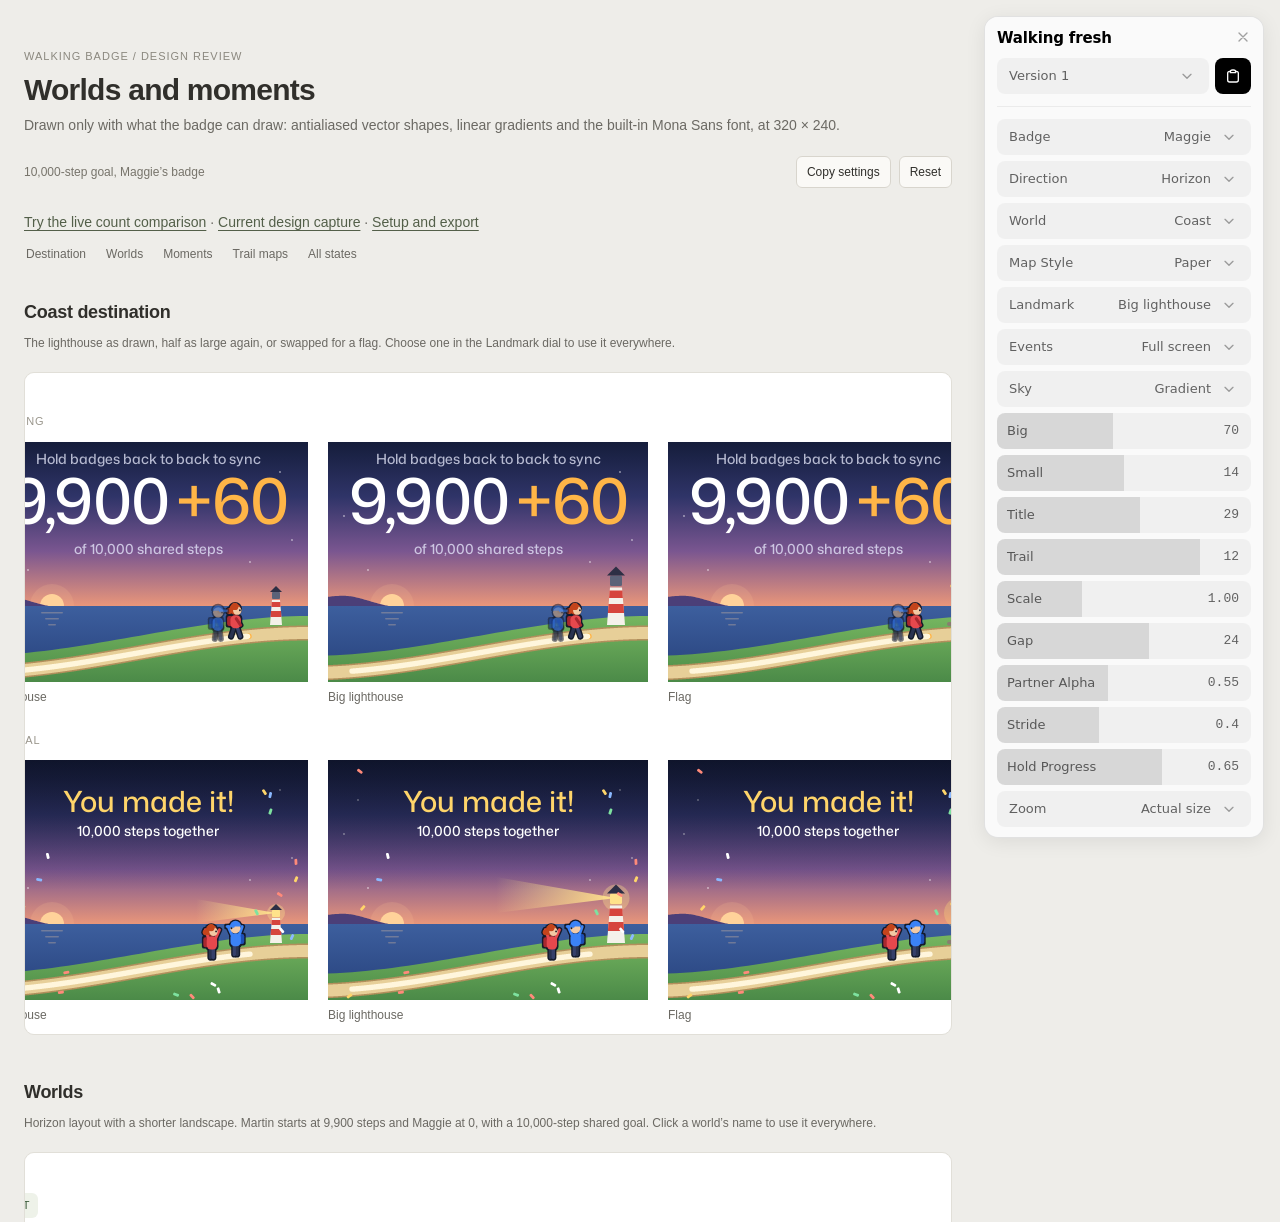
<file: design-jig/walking/index.html>
<!doctype html>
<html lang="en">
<head>
  <meta charset="utf-8">
  <meta name="viewport" content="width=device-width,initial-scale=1">
  <meta http-equiv="refresh" content="0;url=./fresh.html">
  <title>Walking badge design review</title>
</head>
<body>
  <p><a href="./fresh.html">Open the walking badge design review</a></p>
  <p><a href="./counter.html">Open the interactive count comparison</a></p>
</body>
</html>
</file>
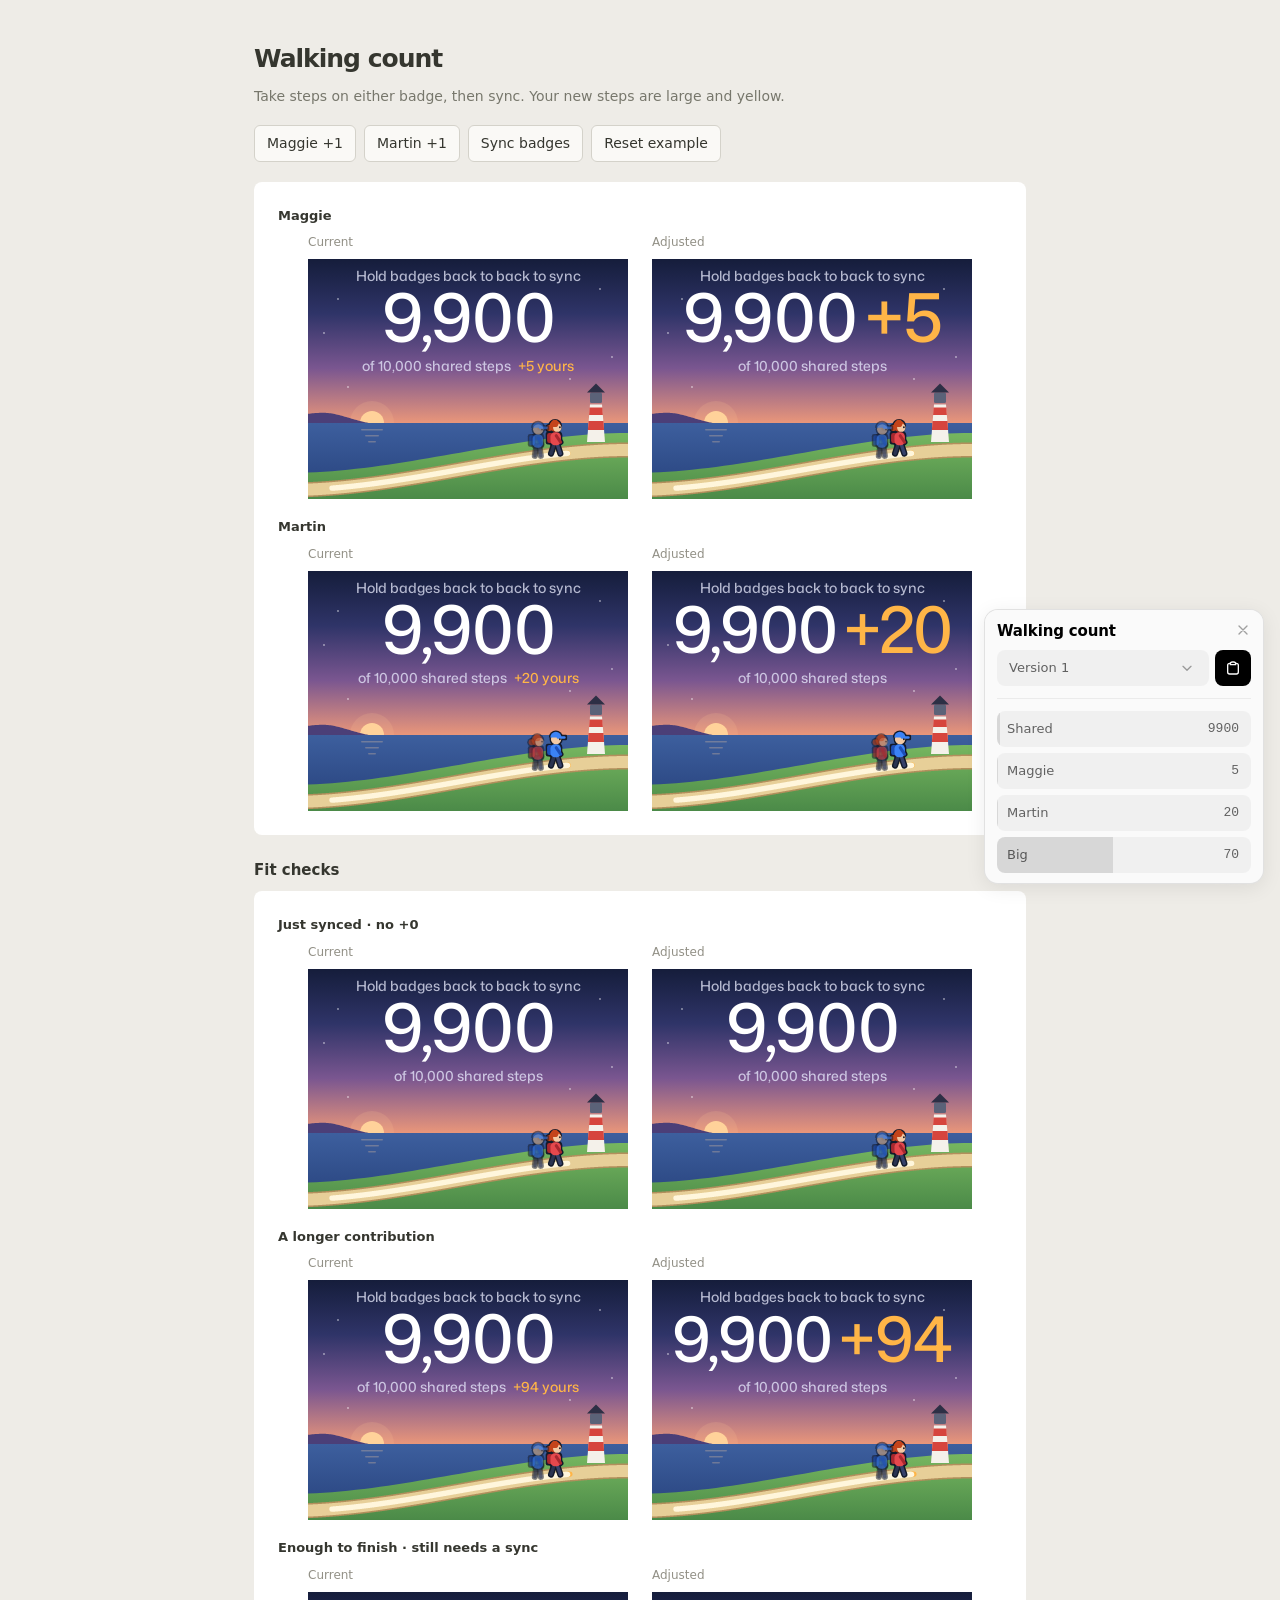
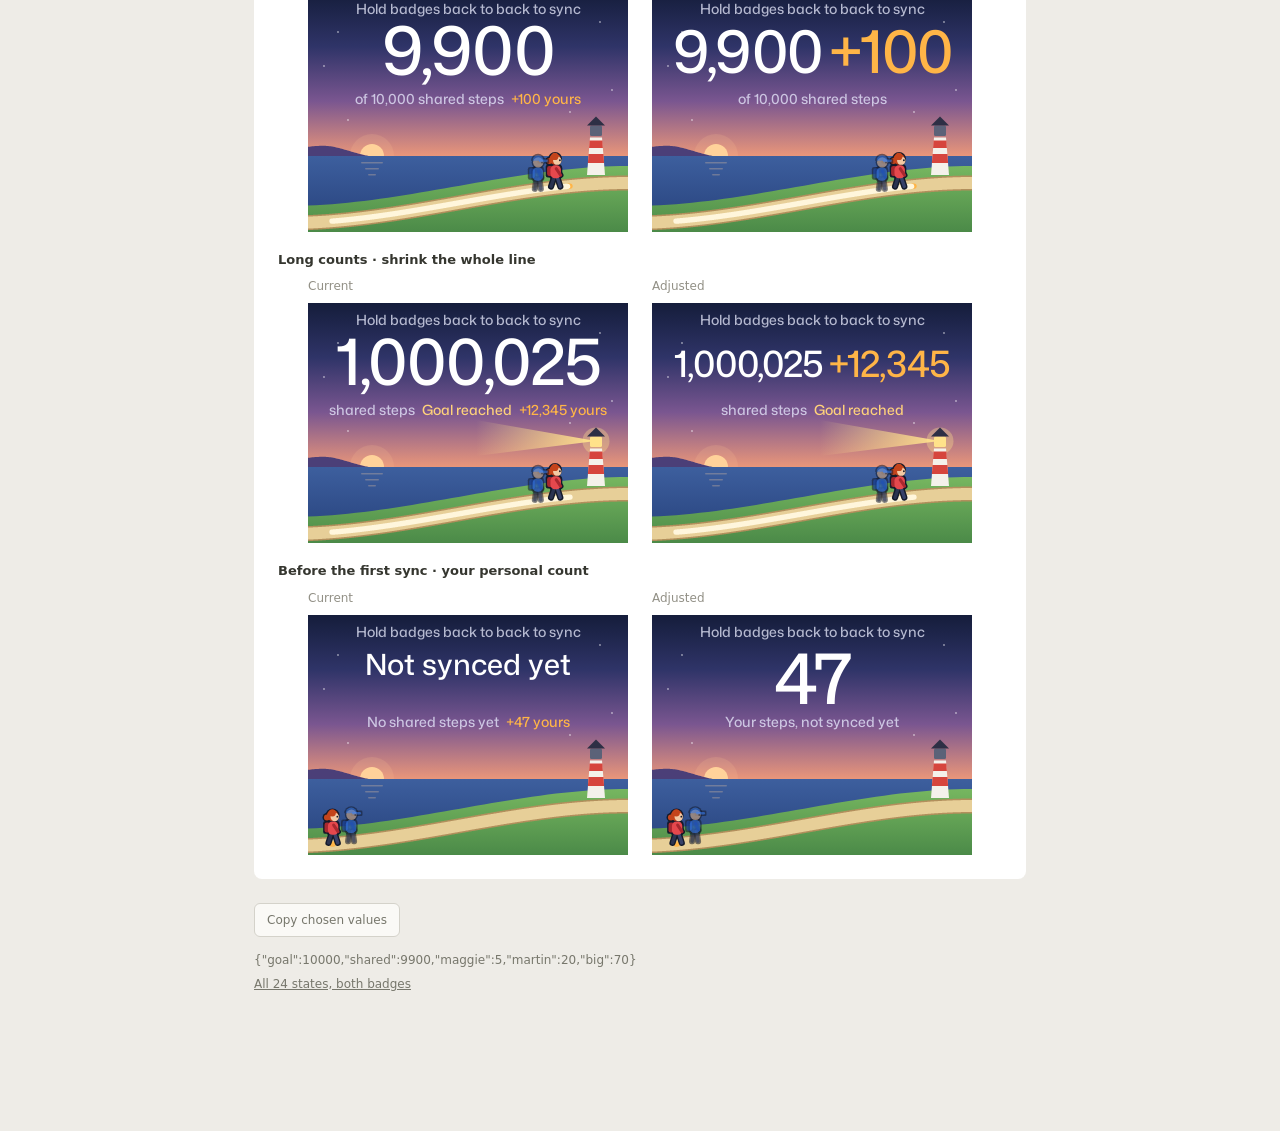
<file: design-jig/walking/counter.html>
<!doctype html>
<html lang="en">
<head>
  <meta charset="utf-8">
  <meta name="viewport" content="width=device-width,initial-scale=1">
  <title>Walking count</title>
  <link rel="stylesheet" href="https://fonts.googleapis.com/css2?family=Mona+Sans:wght@500&display=swap">
  <link rel="stylesheet" href="./vendor/dialkit.css">
  <style>
    *{box-sizing:border-box}body{margin:0;background:#eeece7;color:#35362f;font:14px/1.5 system-ui,sans-serif}
    main{max-width:820px;margin:40px auto;padding:0 24px 80px}h1{font-size:25px;letter-spacing:-.04em;font-weight:550;margin:0 0 8px}
    h2{font-size:15px;font-weight:550;margin:24px 0 10px}p{margin:0 0 18px;color:#77776c}
    .panel{background:white;padding:24px;overflow-x:auto;border-radius:8px;margin-bottom:24px}
    .pair{display:grid;grid-template-columns:320px 320px;gap:24px;justify-content:center;min-width:664px}
    .label{color:#929086;font-size:12px;margin-bottom:8px}canvas{width:320px;height:240px;display:block}
    .wearer{font-size:13px;font-weight:550;margin:18px 0 8px}.wearer:first-of-type{margin-top:0}
    .actions{display:flex;gap:8px;flex-wrap:wrap;margin:16px 0 20px}button,a{font:inherit;color:inherit}
    button{padding:7px 12px;border:1px solid #d4d2ca;background:#faf9f6;border-radius:6px;cursor:pointer}
    button:hover{background:white}button:focus-visible,a:focus-visible{outline:2px solid #c18d2c;outline-offset:3px}
    output{display:block;font-size:12px;color:#77776c;overflow-wrap:anywhere;margin:14px 0 6px}footer{font-size:12px;color:#77776c}
  </style>
</head>
<body>
  <main>
    <h1>Walking count</h1>
    <p>Take steps on either badge, then sync. Your new steps are large and yellow.</p>
    <div class="actions">
      <button id="maggie-step">Maggie +1</button><button id="martin-step">Martin +1</button>
      <button id="sync">Sync badges</button><button id="reset">Reset example</button>
    </div>
    <div id="live" class="panel"></div>
    <h2>Fit checks</h2>
    <div id="checks" class="panel"></div>
    <footer>
      <button id="copy">Copy chosen values</button>
      <output id="values"></output><span id="message" role="status"></span>
      <p><a href="./fresh.html#all-states">All 24 states, both badges</a></p>
    </footer>
  </main>
  <script src="./vendor/dialkit.js"></script>
  <script src="./fresh/painter.js"></script><script src="./fresh/states.js"></script>
  <script src="./fresh/worlds.js"></script><script src="./fresh/events.js"></script>
  <script src="./fresh/directions.js"></script><script src="./counter.js"></script>
</body>
</html>
</file>
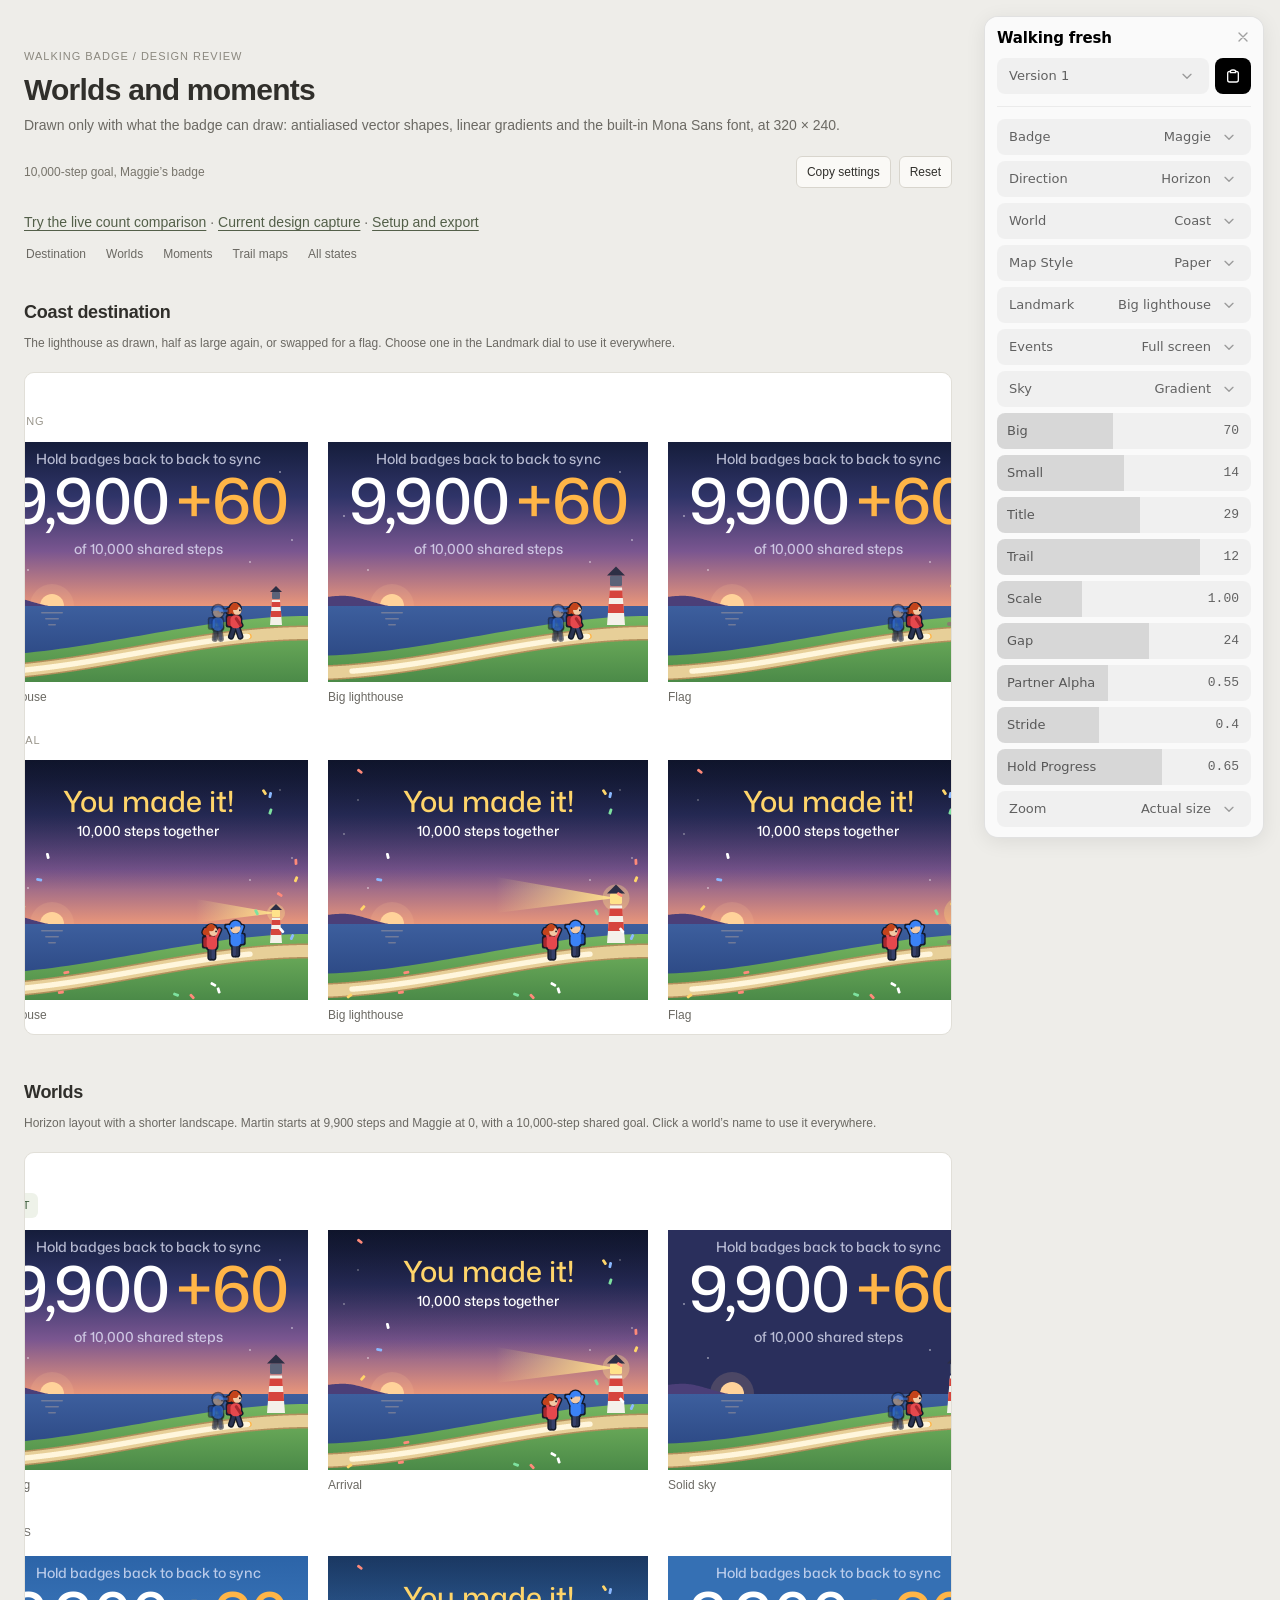
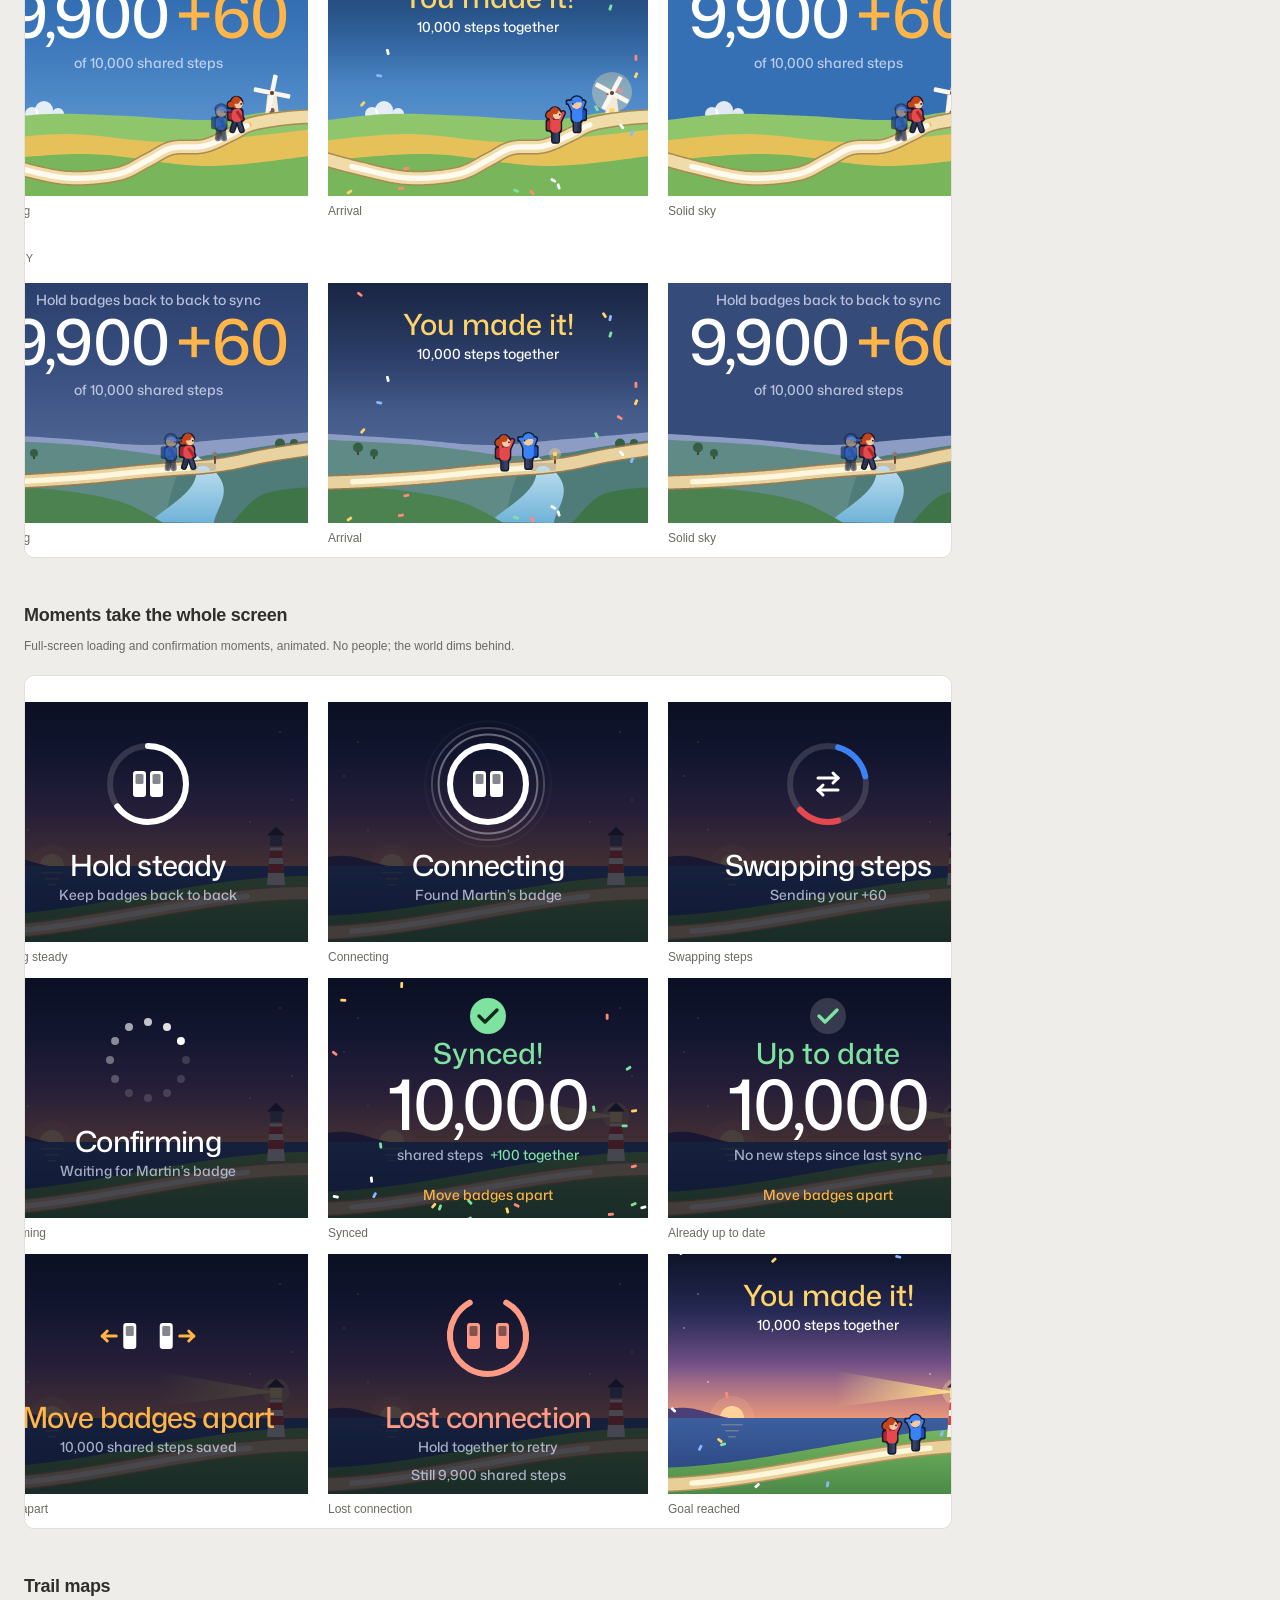
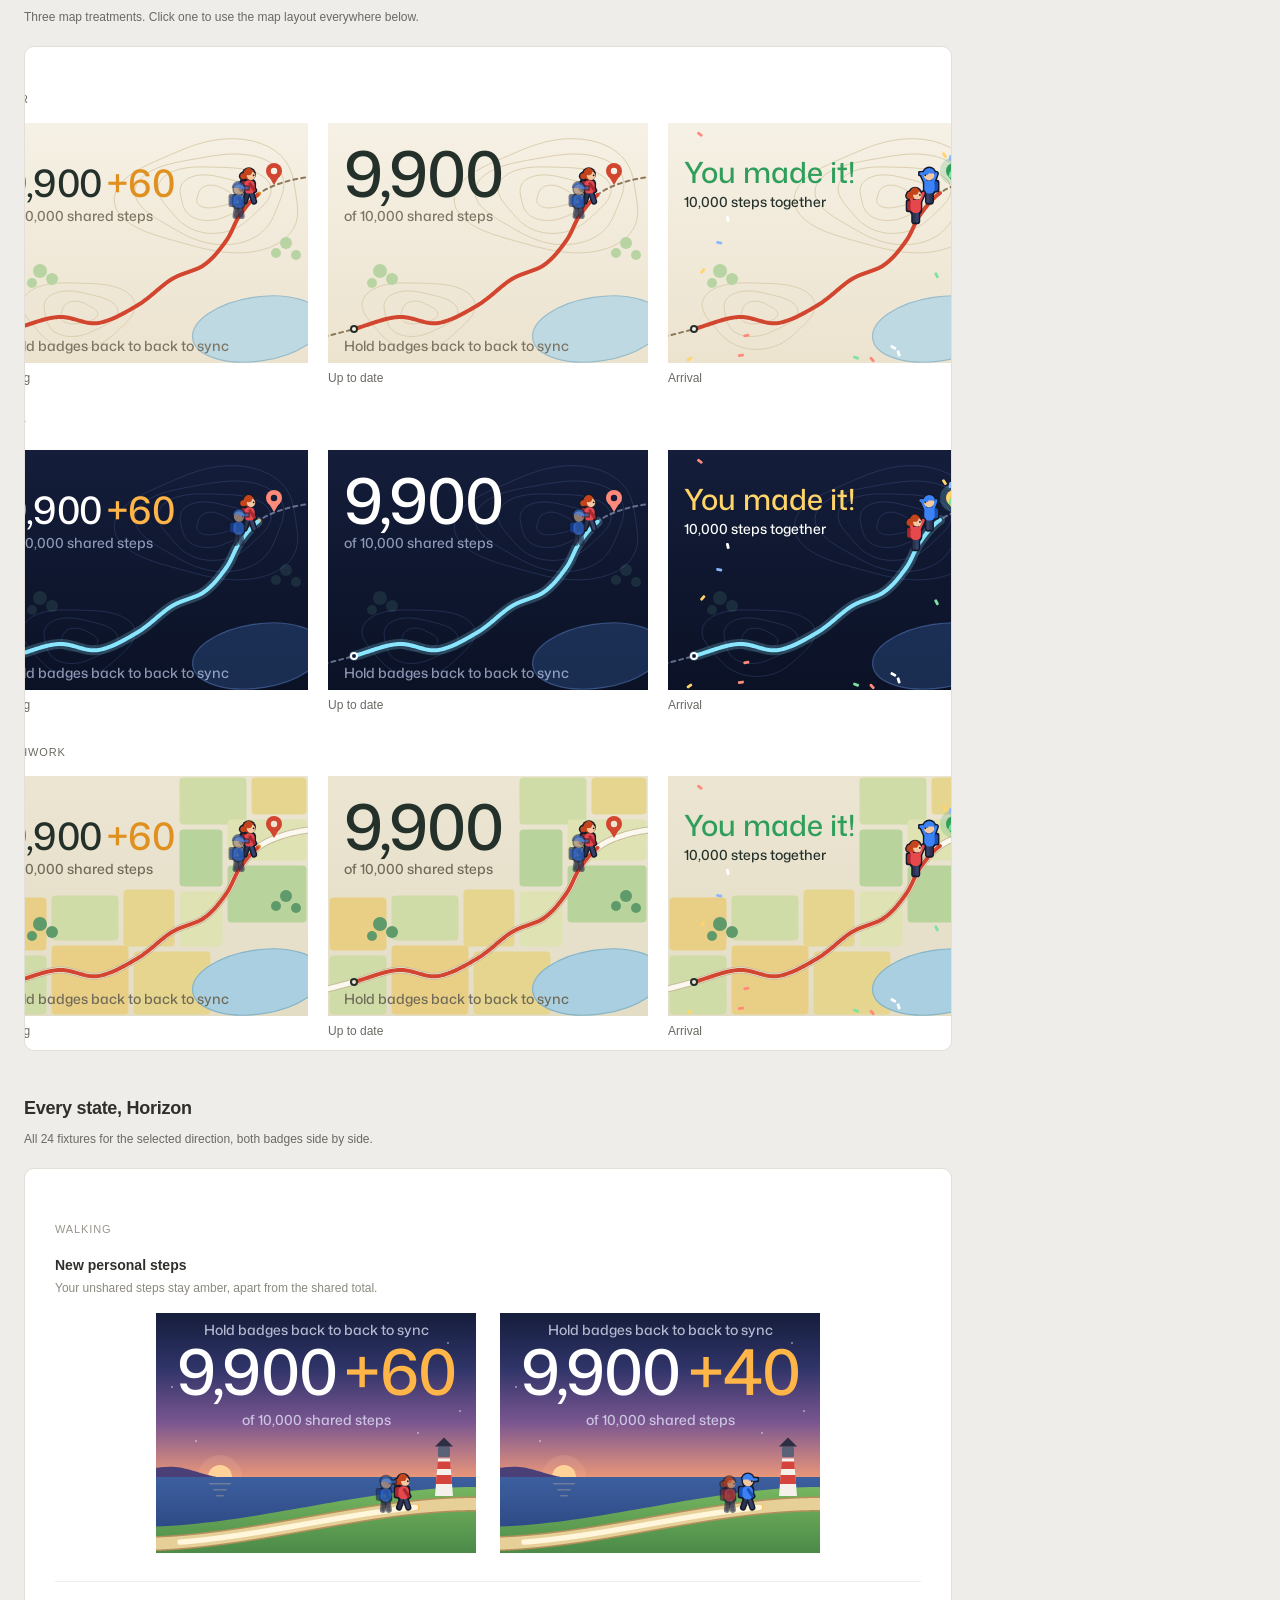
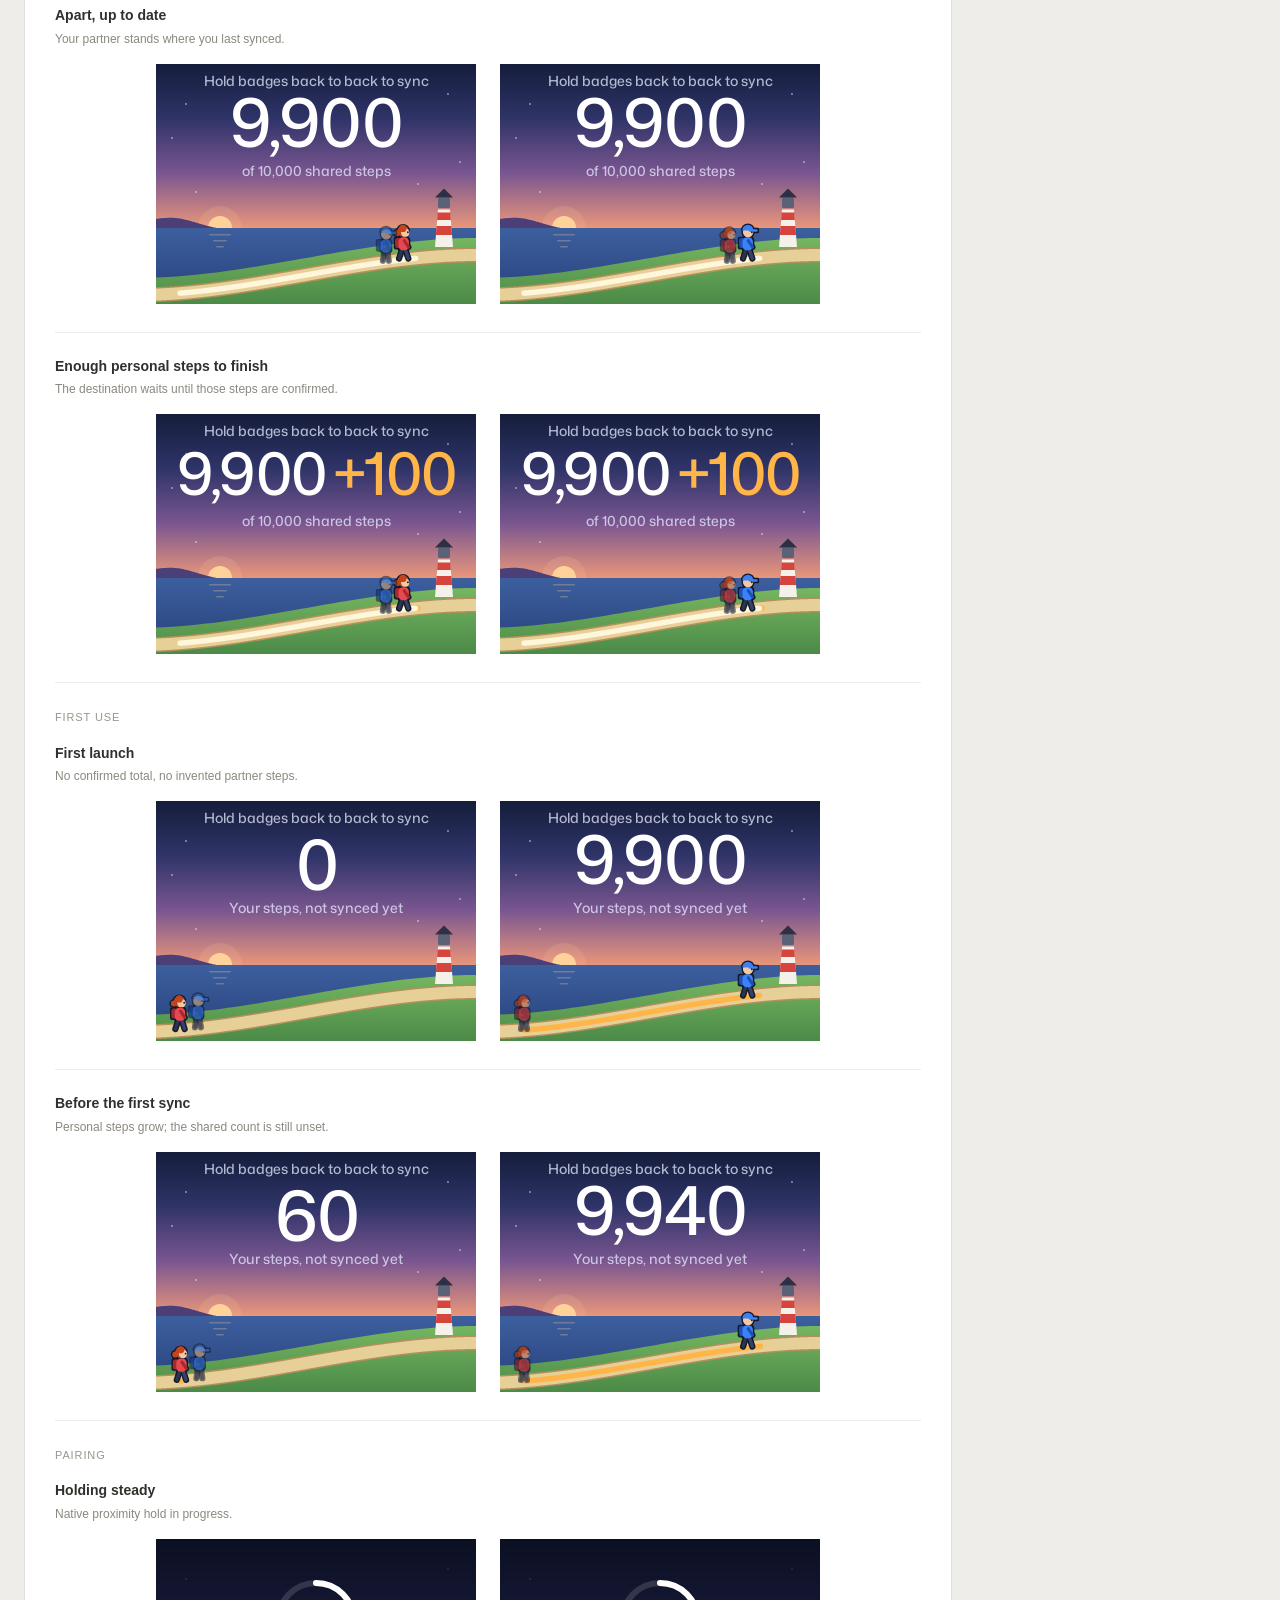
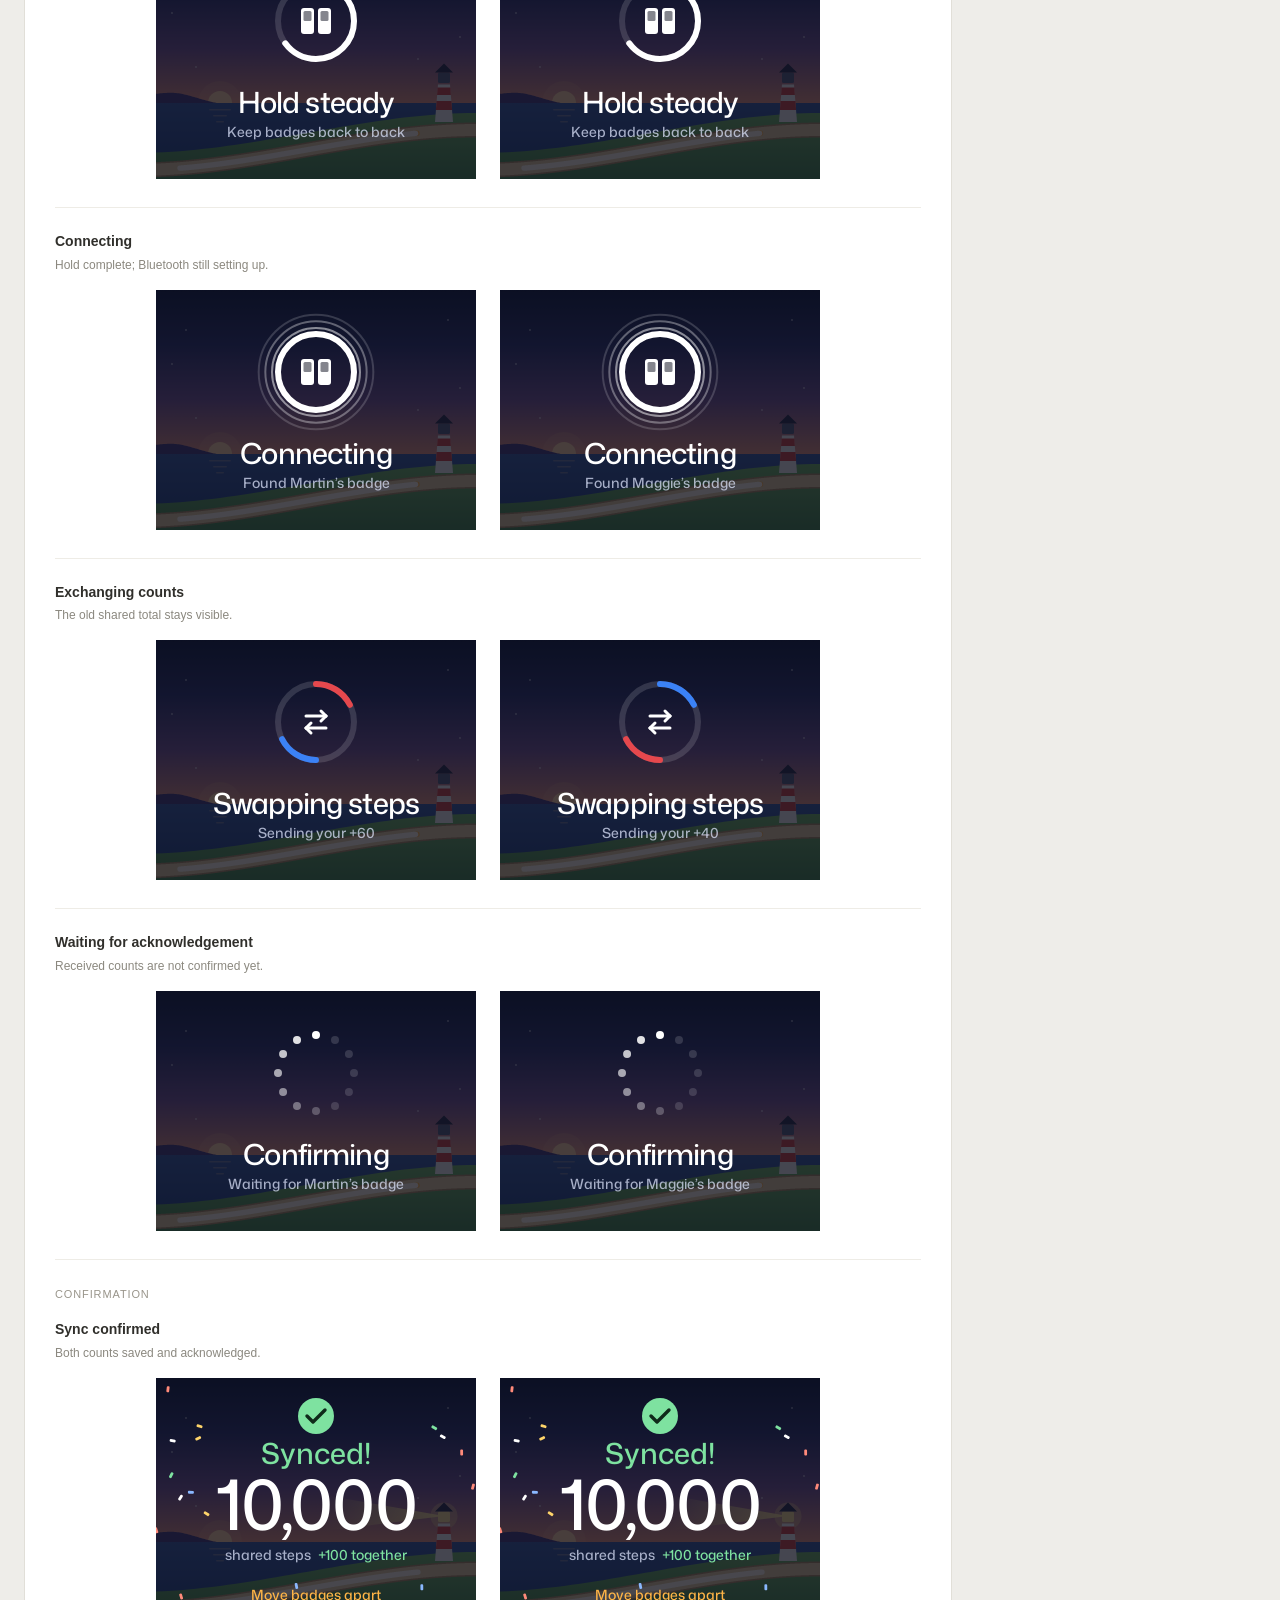
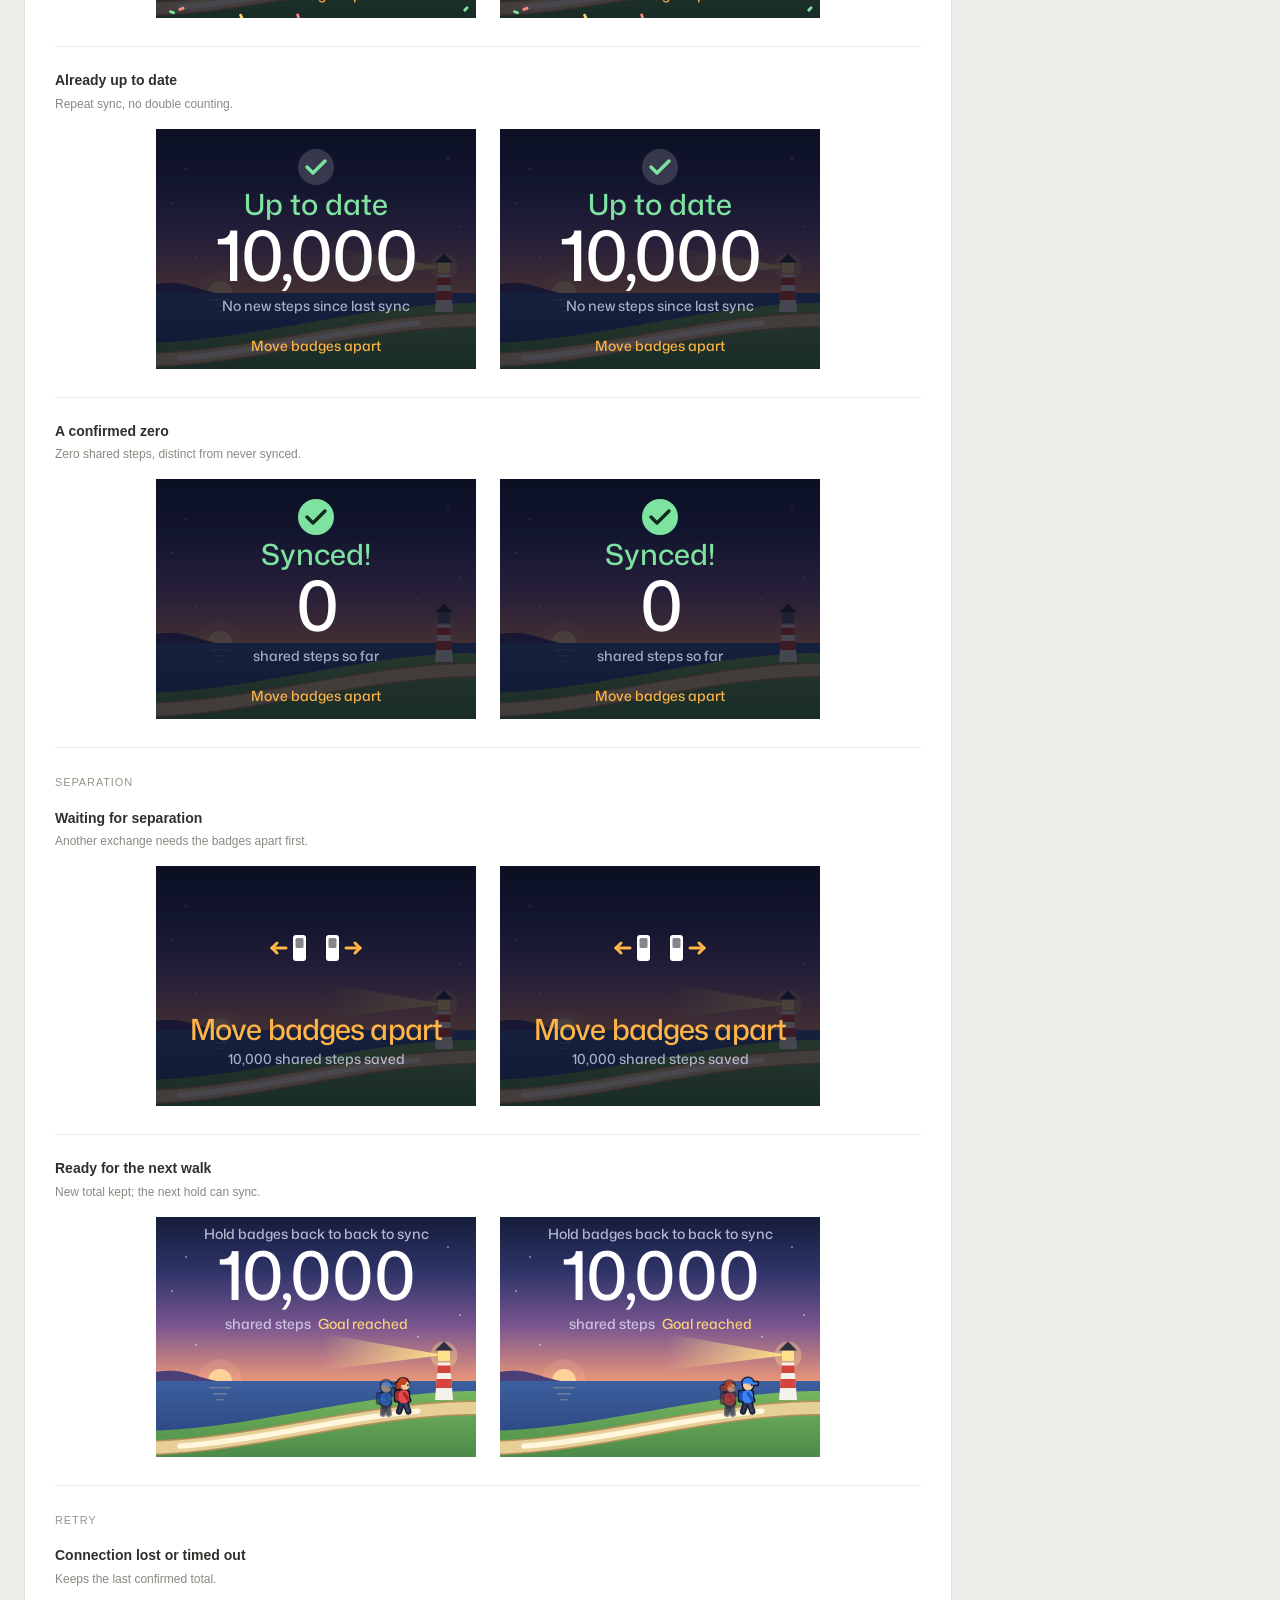
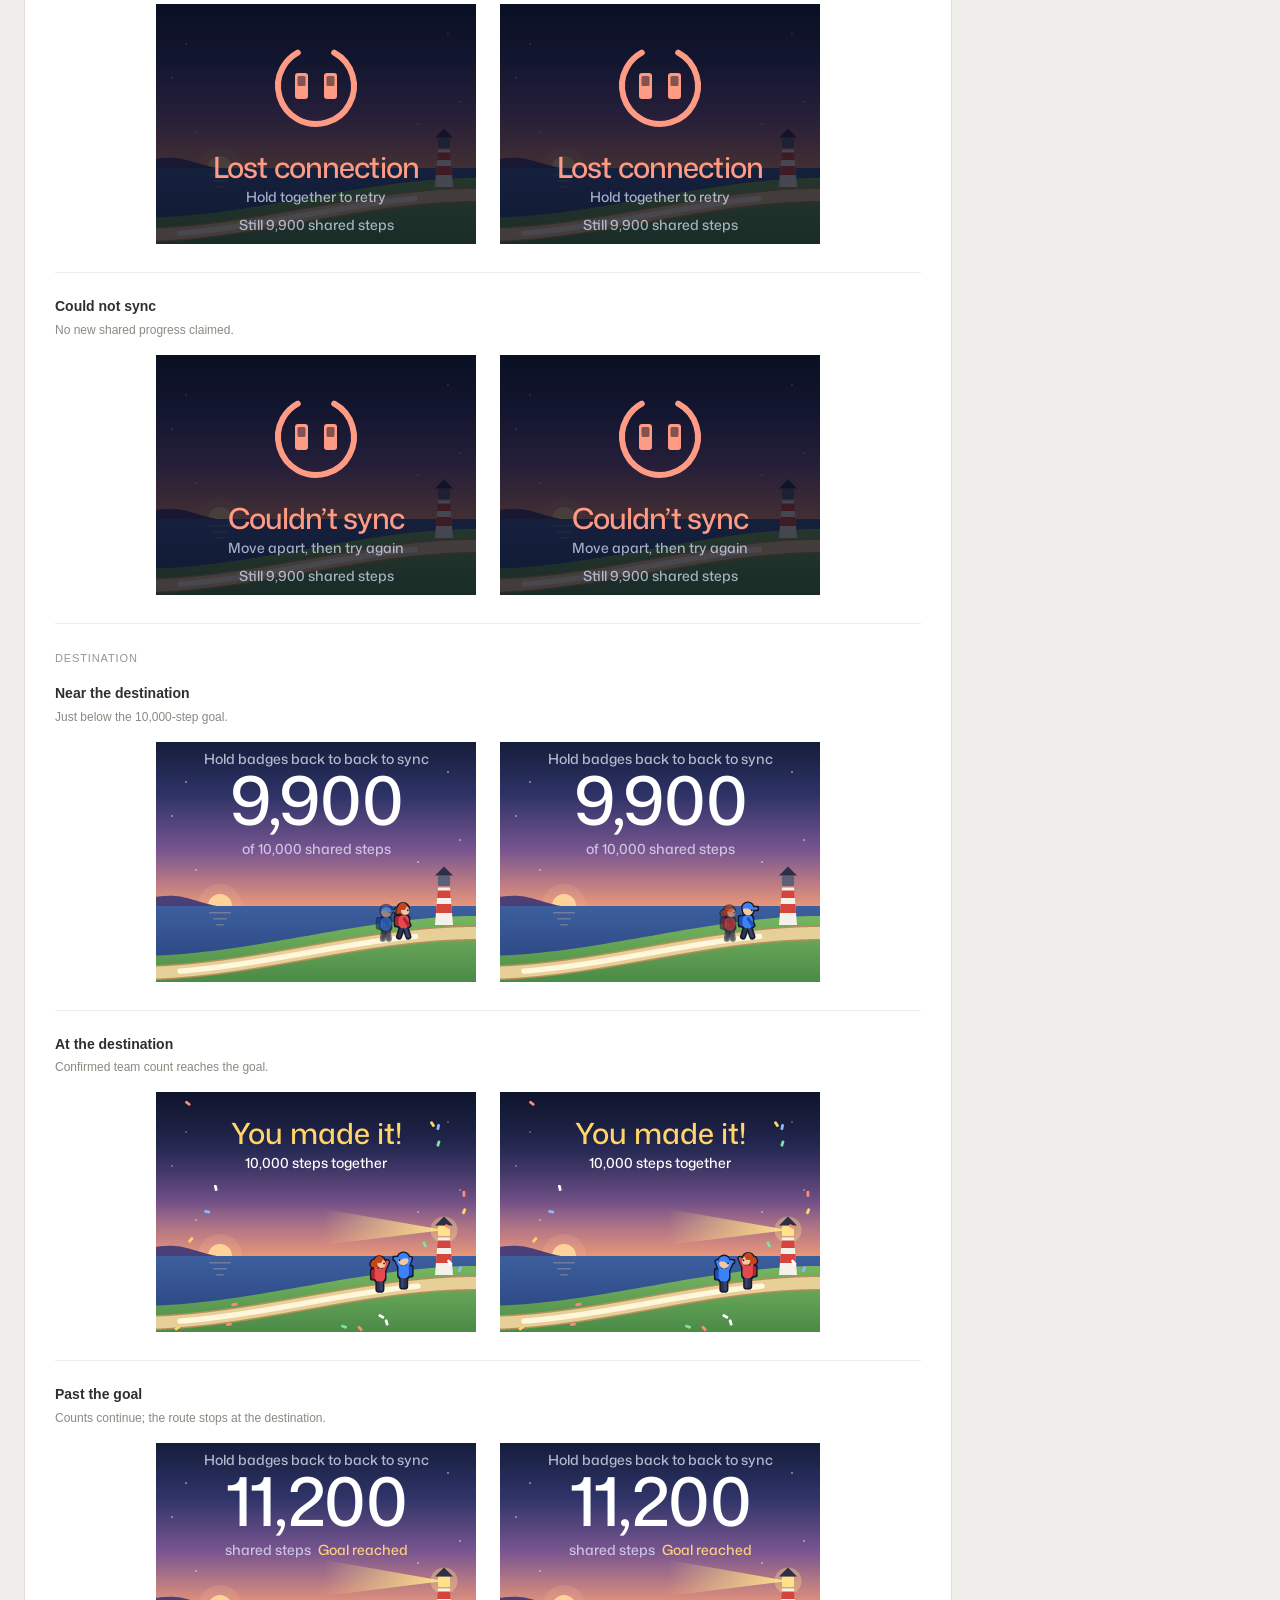
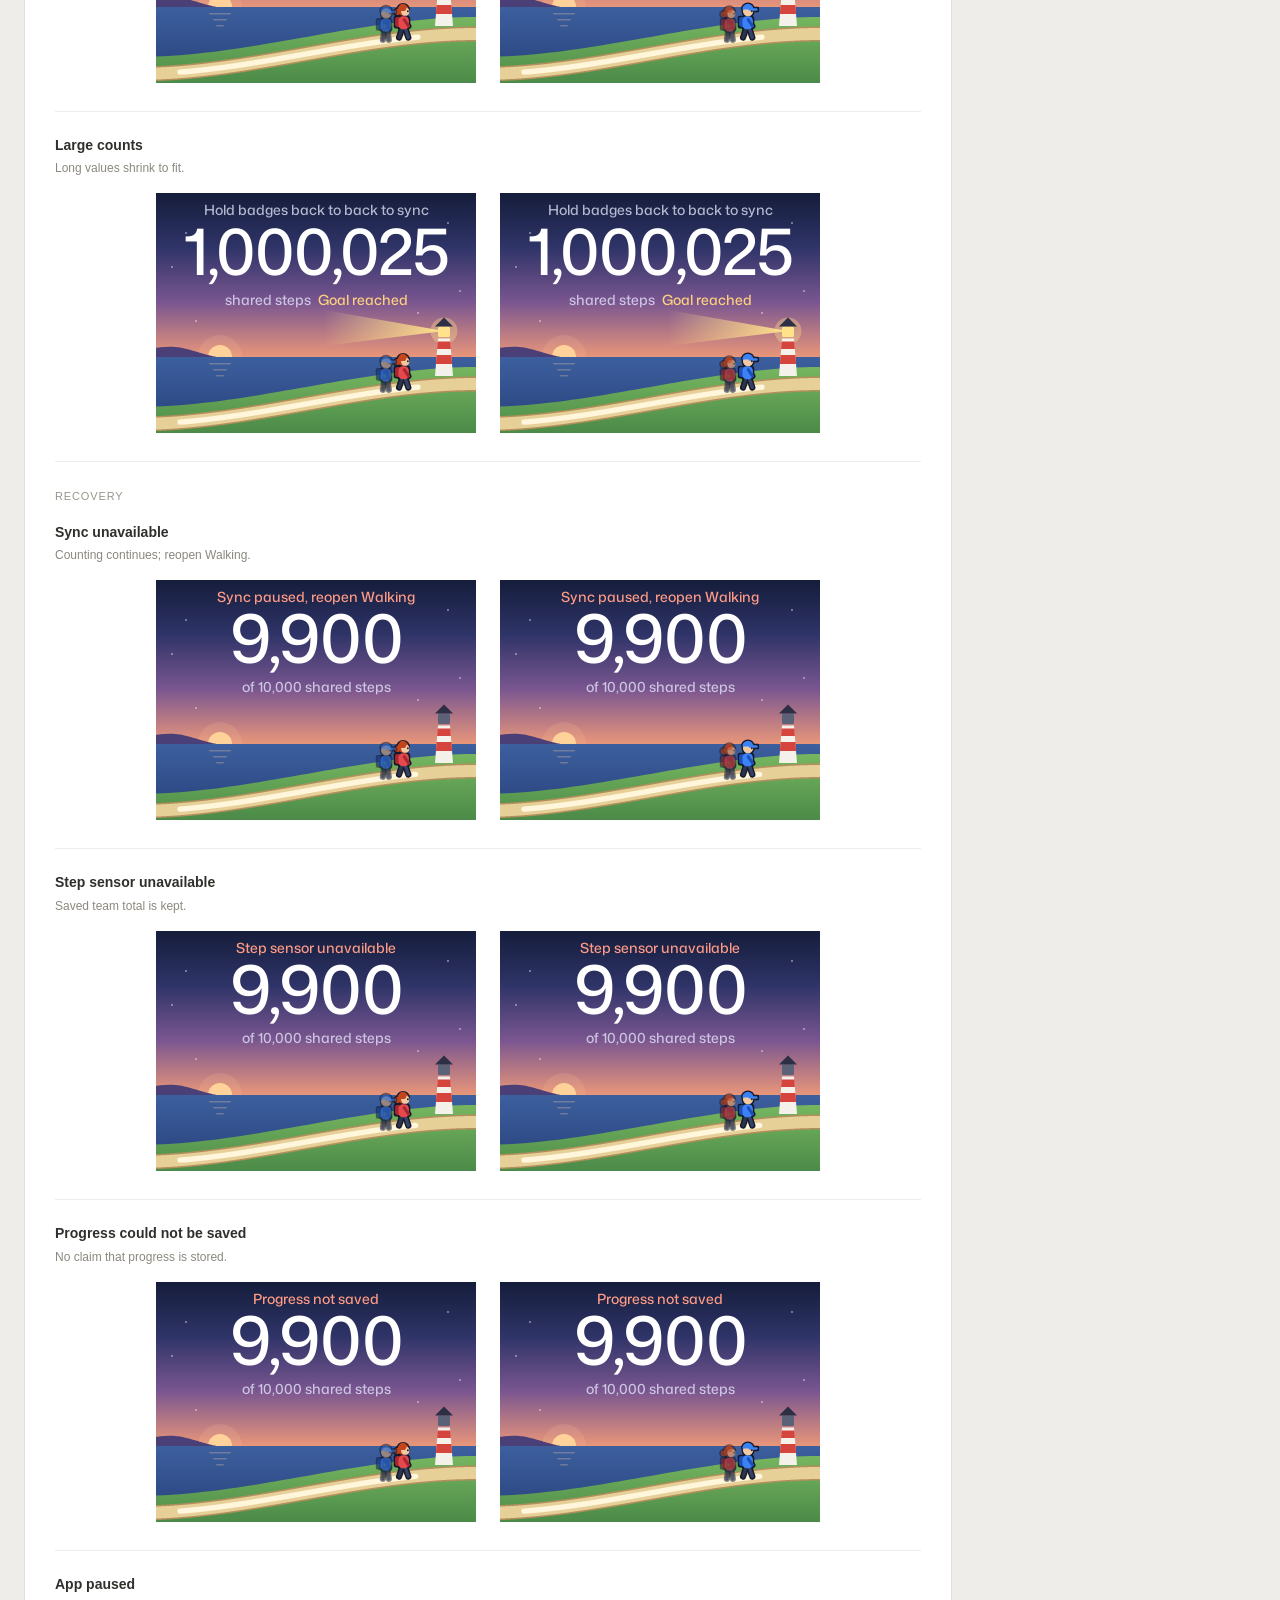
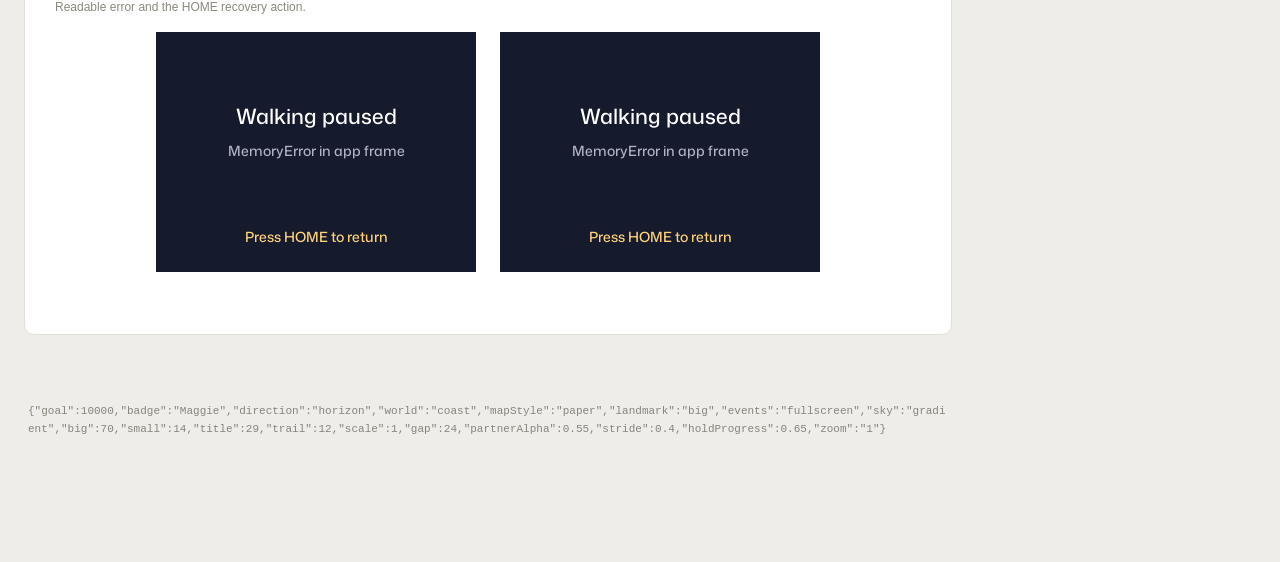
<file: design-jig/walking/fresh.html>
<!doctype html>
<html lang="en">
<head>
  <meta charset="utf-8">
  <meta name="viewport" content="width=device-width,initial-scale=1">
  <title>Walking badge design review</title>
  <link rel="preconnect" href="https://fonts.googleapis.com">
  <link rel="stylesheet" href="https://fonts.googleapis.com/css2?family=Mona+Sans:wght@500&display=swap">
  <link rel="stylesheet" href="./vendor/dialkit.css">
  <link rel="stylesheet" href="./jig.css">
  <link rel="stylesheet" href="./fresh/fresh.css">
</head>
<body>
  <main>
    <header>
      <p class="eyebrow">Walking badge / Design review</p>
      <h1>Worlds and moments</h1>
      <p>Drawn only with what the badge can draw: antialiased vector shapes, linear gradients and the built-in Mona Sans font, at 320 × 240.</p>
      <div class="toolbar">
        <span id="summary"></span>
        <button id="copy" type="button">Copy settings</button>
        <button id="reset" type="button">Reset</button>
      </div>
      <p><a href="./counter.html">Try the live count comparison</a> · <a href="./final/pending-maggie.png">Current design capture</a> · <a href="./README.md">Setup and export</a></p>
      <nav><a href="#landmark">Destination</a><a href="#worlds">Worlds</a><a href="#moments">Moments</a><a href="#compare">Trail maps</a><a href="#all-states">All states</a></nav>
    </header>
    <section id="landmark" class="study-section">
      <h2 class="section-title">Coast destination</h2>
      <p>The lighthouse as drawn, half as large again, or swapped for a flag. Choose one in the Landmark dial to use it everywhere.</p>
      <div class="preview-panel"><div id="landmark-grid" class="compare"></div></div>
    </section>
    <section id="worlds" class="study-section">
      <h2 class="section-title">Worlds</h2>
      <p>Horizon layout with a shorter landscape. Martin starts at 9,900 steps and Maggie at 0, with a 10,000-step shared goal. Click a world’s name to use it everywhere.</p>
      <div class="preview-panel"><div id="worlds-grid" class="compare"></div></div>
    </section>
    <section id="moments" class="study-section">
      <h2 class="section-title">Moments take the whole screen</h2>
      <p>Full-screen loading and confirmation moments, animated. No people; the world dims behind.</p>
      <div class="preview-panel"><div id="moments-grid" class="compare"></div></div>
    </section>
    <section id="compare" class="study-section">
      <h2 class="section-title">Trail maps</h2>
      <p>Three map treatments. Click one to use the map layout everywhere below.</p>
      <div class="preview-panel"><div id="compare-grid" class="compare"></div></div>
    </section>
    <section id="all-states" class="study-section">
      <h2 class="section-title" id="all-title">Every state</h2>
      <p>All 24 fixtures for the selected direction, both badges side by side.</p>
      <div class="preview-panel"><div id="states"></div></div>
    </section>
    <footer>
      <output id="values"></output>
      <p id="message" role="status"></p>
    </footer>
  </main>
  <script src="./vendor/dialkit.js"></script>
  <script src="./fresh/painter.js"></script>
  <script src="./fresh/states.js"></script>
  <script src="./fresh/worlds.js"></script>
  <script src="./fresh/events.js"></script>
  <script src="./fresh/directions.js"></script>
  <script src="./fresh/app.js"></script>
</body>
</html>
</file>
<file: design-jig/walking/vendor/dialkit.css>
/* Dialkit Theme - Dark glassmorphic design */
.dialkit-root {
  position: relative;

  /* Surfaces */
  --dial-surface: rgba(255, 255, 255, 0.05);
  --dial-surface-hover: rgba(255, 255, 255, 0.1);
  --dial-surface-active: rgba(255, 255, 255, 0.11);
  --dial-surface-subtle: rgba(255, 255, 255, 0.06);

  /* Text hierarchy - 3 levels */
  --dial-text-root: #FFFFFF;   /* Root title */
  --dial-text-section: rgba(255, 255, 255, 0.7); /* Section titles + carets */
  --dial-text-label: rgba(255, 255, 255, 0.7);   /* Input labels */
  --dial-text-focus: #ffffff;

  /* Legacy aliases */
  --dial-text-primary: rgba(255, 255, 255, 0.95);
  --dial-text-secondary: rgba(255, 255, 255, 0.6);
  --dial-text-tertiary: rgba(255, 255, 255, 0.4);

  /* Borders */
  --dial-border: rgba(255, 255, 255, 0.1);
  --dial-border-hover: rgba(255, 255, 255, 0.15);
  --dial-focus-ring: rgba(255, 255, 255, 0.6);

  /* Timeline clips are light by default; light themes add a dark tint so
     their shape stays distinct from the lane without replacing custom hues. */
  --dial-timeline-clip-overlay: transparent;

  /* Glassmorphic panel */
  --dial-glass-bg: #212121;
  --dial-dropdown-bg: #2a2a2a;
  --dial-backdrop-blur: 20px;
  --dial-radius: 8px;
  --dial-row-height: 36px;
  --dial-row-gap: 6px;
  --dial-shadow: 0 8px 32px rgba(0, 0, 0, 0.5);
  --dial-shadow-collapsed: 0 4px 16px rgba(0, 0, 0, 0.25);
  --dial-shadow-dropdown: 0 8px 24px rgba(0, 0, 0, 0.4);

  /* Fonts */
  font-family: system-ui, -apple-system, 'SF Pro Display', sans-serif;
  -webkit-font-smoothing: antialiased;
  -moz-osx-font-smoothing: grayscale;
}

.dialkit-panel {
  position: fixed;
  z-index: 9999;
  max-height: calc(100vh - 32px);
  overflow: visible;
}

/* Inline mode */
.dialkit-root[data-mode="inline"] {
  max-height: 100%;
}

.dialkit-panel[data-mode="inline"] {
  position: static;
  z-index: auto;
  max-height: inherit;
  height: auto;
  overflow: visible;
}

.dialkit-panel-inner {
  box-sizing: border-box;
  background: var(--dial-glass-bg);
  border: 1px solid var(--dial-border);
  border-radius: 14px;
  backdrop-filter: blur(var(--dial-backdrop-blur));
  -webkit-backdrop-filter: blur(var(--dial-backdrop-blur));
  padding: 10px 12px;
  transform: translateZ(0);
  transform-origin: var(--dial-origin-y, top) var(--dial-origin-x, right);
}

.dialkit-panel[data-origin-x="left"] {
  --dial-origin-x: left;
}

.dialkit-panel[data-origin-x="right"] {
  --dial-origin-x: right;
}

.dialkit-panel[data-origin-y="top"] {
  --dial-origin-y: top;
}

.dialkit-panel[data-origin-y="bottom"] {
  --dial-origin-y: bottom;
}

.dialkit-panel[data-position="top-left"] .dialkit-panel-inner {
  max-height: calc(100vh - 80px);
  overflow-y: auto;
}


.dialkit-panel-inner[data-collapsed="true"] {
  transform-origin: center;
  border-radius: 50%;
  padding: 12px;
  box-sizing: border-box;
}

.dialkit-panel-inner[data-collapsed="true"] .dialkit-panel-header {
  padding-bottom: 0;
  margin-bottom: 0;
  border-bottom: none;
}

.dialkit-panel-inner[data-collapsed="true"] .dialkit-folder-title-row {
  display: none;
}

.dialkit-panel-inner[data-collapsed="true"] .dialkit-folder-header-top {
  justify-content: center;
  padding: 0;
}

.dialkit-panel-inner::-webkit-scrollbar {
  display: none;
}

.dialkit-panel-inner {
  -ms-overflow-style: none;
  scrollbar-width: none;
  overflow-anchor: none;
}

.dialkit-panel-inner[data-folding="true"]:not(.dialkit-panel-inline) {
  height: var(--dial-panel-fold-height) !important;
}

/* Put the top inset inside the sticky header so it never scrolls away. */
.dialkit-panel-inner:not([data-collapsed="true"]) {
  padding-top: 0;
}

.dialkit-panel-inner:not([data-collapsed="true"]) > .dialkit-folder-root > .dialkit-panel-header {
  position: sticky;
  top: 0;
  z-index: 3;
  padding-top: 10px;
  background: var(--dial-glass-bg);
}

/* Cover the side gutters too, including when a section pushes its header up. */
.dialkit-panel-inner:not([data-collapsed="true"]) > .dialkit-folder-root > .dialkit-panel-header::before,
.dialkit-folder-section > .dialkit-folder-header::before {
  content: '';
  position: absolute;
  inset: 0 -12px;
  z-index: -1;
  background: var(--dial-glass-bg);
  pointer-events: none;
}

.dialkit-panel-inner:not([data-collapsed="true"]) > .dialkit-folder-root > .dialkit-panel-header .dialkit-panel-icon {
  right: 0;
}

.dialkit-panel-inline {
  width: 100%;
  height: auto;
  max-height: inherit;
  /* Use the host's scroll container so sticky headers also work when embedded. */
  overflow: visible;
  box-shadow: none;
  border-radius: 0;
  border: none;
  box-sizing: border-box;
}

.dialkit-panel[data-mode="inline"] .dialkit-panel-wrapper {
  display: flex;
  flex-direction: column;
  width: 100%;
  max-height: inherit;
  height: auto;
}

/* Position variants */
.dialkit-panel[data-position="top-right"] {
  top: 16px;
  right: 16px;
}

.dialkit-panel[data-position="top-left"] {
  top: 16px;
  left: 16px;
}

.dialkit-panel[data-position="bottom-right"] {
  bottom: 16px;
  right: 16px;
}

.dialkit-panel[data-position="bottom-left"] {
  bottom: 16px;
  left: 16px;
}

/* Folder */
.dialkit-folder {
  padding-bottom: 8px;
  margin-bottom: 8px;
  border-bottom: 1px solid var(--dial-surface-subtle);
}

.dialkit-folder:last-child:not(.dialkit-folder-root) {
  padding-bottom: 0;
  margin-bottom: 0;
}

.dialkit-folder-root {
  padding-bottom: 0;
  margin-bottom: 0;
  border-bottom: none;
}

.dialkit-panel-header {
  padding-bottom: 6px;
  margin-bottom: 12px;
  border-bottom: 1px solid var(--dial-surface-subtle);
}

.dialkit-panel:not([data-mode="inline"]) .dialkit-panel-inner:not([data-collapsed="true"]) > .dialkit-folder-root > .dialkit-panel-header {
  cursor: grab;
}

.dialkit-panel:not([data-mode="inline"]) .dialkit-panel-inner:not([data-collapsed="true"]) > .dialkit-folder-root > .dialkit-panel-header:active {
  cursor: grabbing;
}

.dialkit-panel:not([data-mode="inline"]) .dialkit-panel-inner:not([data-collapsed="true"]) .dialkit-panel-icon {
  color: var(--dial-text-label);
  opacity: 0.6;
}

.dialkit-panel:not([data-mode="inline"]) .dialkit-panel-icon {
  cursor: pointer;
}

.dialkit-folder-header {
  cursor: pointer;
  user-select: none;
}

.dialkit-folder-header-top {
  display: flex;
  align-items: center;
  justify-content: space-between;
  padding: 0 0 8px 0;
}


.dialkit-folder-title {
  font-size: 13px;
  font-weight: 600;
  color: var(--dial-text-section);
  letter-spacing: -0.01em;
  transform: translateY(-0.5px);
  transition: color 0.15s;
}

.dialkit-folder-title-root {
  font-size: 15px;
  font-weight: 600;
  color: var(--dial-text-root);
  transform: translateZ(0);
}

.dialkit-folder-title-row {
  display: flex;
  align-items: center;
  gap: 6px;
  flex: 1;
  white-space: nowrap;
  overflow: hidden;
}

.dialkit-folder-copy {
  display: flex;
  align-items: center;
  justify-content: center;
  width: 20px;
  height: 20px;
  padding: 0;
  background: transparent;
  border: none;
  cursor: pointer;
}

.dialkit-folder-copy svg {
  width: 14px;
  height: 14px;
  color: var(--dial-text-section);
}

.dialkit-folder-icon {
  width: 20px;
  height: 20px;
  padding: 2px;
  box-sizing: border-box;
  flex-shrink: 0;
  color: var(--dial-text-label);
  opacity: 0.6;
}

.dialkit-panel-icon {
  position: absolute;
  top: 12px;
  right: 12px;
  width: 16px;
  height: 16px;
  color: var(--dial-text-focus);
  z-index: 1;
}

.dialkit-folder-content {
  will-change: transform;
}

/* Clip layout overflow as well as paint while a folder folds. A clip-path alone
   leaves its full contents in the outer scroll range until they unmount. */
.dialkit-folder:not(.dialkit-folder-root) > .dialkit-folder-content {
  overflow-y: clip;
}

.dialkit-folder-inner {
  display: flex;
  flex-direction: column;
  gap: var(--dial-row-gap);
  padding-bottom: 10px;
}

/* Non-root folders - top & bottom HR dividers */
.dialkit-folder:not(.dialkit-folder-root) {
  border-top: 1px solid var(--dial-surface-subtle);
  border-bottom: 1px solid var(--dial-surface-subtle);
  margin-top: 4px;
  margin-bottom: 4px;
  padding-bottom: 0;
}

.dialkit-folder:not(.dialkit-folder-root):last-child {
  border-bottom: none;
  margin-bottom: 0;
}

/* Adjacent non-root folders collapse gap and share a single divider */
.dialkit-folder:not(.dialkit-folder-root) + .dialkit-folder:not(.dialkit-folder-root) {
  margin-top: -10px;
  border-top: none;
}

/* Non-root folder header - match row height */
.dialkit-folder:not(.dialkit-folder-root) > .dialkit-folder-header {
  height: var(--dial-row-height);
  padding: 0;
}

.dialkit-folder:not(.dialkit-folder-root) > .dialkit-folder-header > .dialkit-folder-header-top {
  padding: 0;
  height: 100%;
}

/* Root folder inner needs no extra bottom padding */
.dialkit-folder-root > .dialkit-folder-content > .dialkit-folder-inner {
  padding-bottom: 0;
}

/* A sole group that comes first can share the panel header's divider. */
.dialkit-folder-root > .dialkit-folder-content > .dialkit-folder-inner > .dialkit-folder:first-child:not(:has(~ .dialkit-folder)) {
  border-top: none;
  margin-top: 0;
}

.dialkit-panel[data-multiple="true"] .dialkit-panel-inner:not([data-collapsed="true"]) {
  padding: 0 12px;
}

.dialkit-panel[data-multiple="true"] .dialkit-panel-inner:not([data-collapsed="true"]) .dialkit-panel-icon {
  top: 14px;
}

.dialkit-panel[data-multiple="true"] .dialkit-folder-root > .dialkit-panel-header {
  padding-top: 0;
  padding-bottom: 0;
  margin-bottom: 0;
}

.dialkit-panel[data-multiple="true"] .dialkit-folder-root > .dialkit-panel-header > .dialkit-folder-header-top,
.dialkit-panel[data-multiple="true"] .dialkit-folder-root > .dialkit-folder-content > .dialkit-folder-inner > .dialkit-folder > .dialkit-folder-header > .dialkit-folder-header-top {
  height: 44px;
  padding: 0;
}

.dialkit-panel[data-multiple="true"] .dialkit-folder-root > .dialkit-folder-content > .dialkit-folder-inner > .dialkit-folder > .dialkit-folder-header {
  height: auto;
}

.dialkit-panel[data-multiple="true"] .dialkit-folder-root > .dialkit-folder-content > .dialkit-folder-inner {
  gap: 0;
}

.dialkit-panel[data-multiple="true"] .dialkit-folder-root > .dialkit-folder-content > .dialkit-folder-inner > .dialkit-folder {
  margin: 0;
  padding-bottom: 0;
  border-top: 1px solid var(--dial-surface-subtle);
  border-bottom: none;
}

.dialkit-panel[data-multiple="true"] .dialkit-folder-root > .dialkit-folder-content > .dialkit-folder-inner > .dialkit-folder > .dialkit-folder-header .dialkit-folder-title {
  font-size: 15px;
  font-weight: 600;
  line-height: 20px;
  color: var(--dial-text-root);
  transform: translateZ(0);
}

.dialkit-panel[data-multiple="true"] .dialkit-folder-title-root {
  line-height: 20px;
}

.dialkit-panel[data-multiple="true"] .dialkit-folder-root > .dialkit-folder-content > .dialkit-folder-inner > .dialkit-folder:first-child {
  border-top: none;
  margin-top: 0;
}

.dialkit-panel[data-multiple="true"] .dialkit-folder-root > .dialkit-folder-content > .dialkit-folder-inner > .dialkit-folder + .dialkit-folder {
  margin-top: 0;
}

.dialkit-panel[data-multiple="true"] .dialkit-folder-root > .dialkit-folder-content > .dialkit-folder-inner > .dialkit-folder > .dialkit-folder-content > .dialkit-folder-inner {
  padding-top: 0;
  padding-bottom: 12px;
}

/* Only registered panels stick; ordinary folders remain part of the content. */
.dialkit-panel .dialkit-folder.dialkit-folder-section > .dialkit-folder-header {
  position: sticky;
  top: var(--dial-panel-header-height, 0px);
  z-index: 2;
  height: auto;
  background: var(--dial-glass-bg);
}

.dialkit-folder-section {
  --dial-section-header-height: calc(44px + var(--dial-row-height) + 10px);
}

/* Keyboard navigation must reveal controls below both pinned header rows. */
.dialkit-folder-inner :is(button, input, textarea, [tabindex]) {
  scroll-margin-top: calc(var(--dial-panel-header-height, 0px) + var(--dial-section-header-height, 0px) + var(--dial-row-gap));
}

.dialkit-folder.dialkit-folder-section > .dialkit-folder-header > .dialkit-folder-header-top {
  height: var(--dial-row-height);
}

.dialkit-panel-section-toolbar-clip {
  overflow-y: clip;
}

.dialkit-folder-section > .dialkit-folder-header > .dialkit-panel-section-toolbar-clip > .dialkit-panel-section-toolbar {
  padding-top: 4px;
  padding-bottom: var(--dial-row-gap);
  box-sizing: content-box;
}

.dialkit-panel-toolbar:empty,
.dialkit-panel-section-toolbar:empty {
  display: none;
}

/* Content spacing handled by folder-inner gap */


/* Slider */
.dialkit-slider-wrapper {
  position: relative;
  height: var(--dial-row-height);
}

.dialkit-slider {
  position: absolute;
  top: 0;
  left: 0;
  width: 100%;
  height: 100%;
  cursor: pointer;
  user-select: none;
  overflow: hidden;
  background: var(--dial-surface);
  border-radius: var(--dial-radius);
  touch-action: none;
}

.dialkit-slider-hashmarks {
  position: absolute;
  inset: 0;
  pointer-events: none;
}

.dialkit-slider-hashmark {
  position: absolute;
  top: 50%;
  width: 1px;
  height: 8px;
  border-radius: 999px;
  transform: translateX(-50%) translateY(-50%);
  background: rgba(255, 255, 255, 0);
  transition: background 200ms;
}

.dialkit-slider-active .dialkit-slider-hashmark {
  background: var(--dial-border-hover);
}

.dialkit-slider-active .dialkit-slider-value {
  color: var(--dial-text-focus);
}

.dialkit-slider-fill {
  position: absolute;
  top: 0;
  bottom: 0;
  left: 0;
  background: var(--dial-surface-active);
  transition: background 0.15s;
  pointer-events: none;
}

.dialkit-slider-active .dialkit-slider-fill {
  background: var(--dial-border-hover);
}

.dialkit-slider-handle {
  position: absolute;
  top: 50%;
  width: 3px;
  height: 20px;
  border-radius: 999px;
  background: var(--dial-text-primary);
  pointer-events: none;
}

.dialkit-slider-label {
  position: absolute;
  left: 10px;
  top: 50%;
  transform: translateY(calc(-50% - 0.5px));
  font-size: 13px;
  font-weight: 500;
  color: var(--dial-text-label);
  pointer-events: none;
  transition: color 0.15s;
  display: inline-flex;
  align-items: center;
}

.dialkit-slider-value {
  position: absolute;
  right: 12px;
  top: 50%;
  transform: translateY(calc(-50% + 0.5px));
  font-size: 13px;
  font-weight: 500;
  font-family: 'Geist Mono', monospace;
  color: var(--dial-text-label);
  pointer-events: auto;
  transition: color 0.15s, border-color 0.15s;
  border-bottom: 1px solid transparent;
  padding-bottom: 1px;
}

.dialkit-slider-value-editable {
  border-bottom-color: var(--dial-text-label);
}

.dialkit-slider-input {
  position: absolute;
  right: 12px;
  top: 50%;
  transform: translateY(-50%);
  width: 4ch;
  min-width: 3ch;
  max-width: 6ch;
  font-size: 13px;
  font-weight: 500;
  font-family: 'Geist Mono', monospace;
  color: var(--dial-text-label);
  background: transparent;
  border: none;
  border-bottom: 1px solid var(--dial-text-label);
  padding: 0 0 1px 0;
  outline: none;
  text-align: right;
}

.dialkit-slider-input:focus {
  color: var(--dial-text-focus);
}

/* Segmented Control */
.dialkit-segmented {
  position: relative;
  display: flex;
  padding: 2px;
  background: transparent;
  border-radius: var(--dial-radius);
}

.dialkit-segmented-pill {
  position: absolute;
  top: 2px;
  bottom: 2px;
  background: var(--dial-surface-active);
  border-radius: 6px;
  z-index: 0;
  pointer-events: none;
}

.dialkit-segmented-button {
  position: relative;
  z-index: 1;
  flex: 0 0 auto;
  padding: 6px 8px;
  font-family: inherit;
  font-size: 13px;
  font-weight: 500;
  background: transparent;
  border: none;
  cursor: pointer;
  transition: color 0.15s;
}

.dialkit-segmented-button[data-active="true"] {
  color: var(--dial-text-primary);
}

.dialkit-segmented-button[data-active="false"] {
  color: var(--dial-text-label);
}

/* Toggle */
.dialkit-toggle {
  display: flex;
  align-items: center;
  justify-content: space-between;
  padding: 10px 16px;
  background: var(--dial-surface);
  border-radius: var(--dial-radius);
  cursor: pointer;
  user-select: none;
  transition: background 0.15s;
}

.dialkit-toggle:hover {
  background: var(--dial-surface-hover);
}

.dialkit-toggle-label {
  font-size: 13px;
  font-weight: 500;
  color: var(--dial-text-label);
  transition: color 0.15s;
}

.dialkit-toggle[data-checked="true"] .dialkit-toggle-label {
  color: var(--dial-text-primary);
}

.dialkit-toggle-track {
  width: 36px;
  height: 20px;
  border-radius: 10px;
  background: var(--dial-surface-active);
  transition: background 0.2s;
  position: relative;
}

.dialkit-toggle[data-checked="true"] .dialkit-toggle-track {
  background: var(--dial-border-hover);
}

.dialkit-toggle-thumb {
  position: absolute;
  top: 2px;
  width: 16px;
  height: 16px;
  border-radius: 8px;
  background: var(--dial-text-primary);
}

/* Button Group */
.dialkit-button-group {
  display: flex;
  flex-direction: column;
  gap: 6px;
}

.dialkit-button {
  flex: 1;
  padding: 10px 16px;
  font-family: inherit;
  font-size: 13px;
  font-weight: 500;
  color: var(--dial-text-secondary);
  background: var(--dial-surface);
  border: none;
  border-radius: var(--dial-radius);
  cursor: pointer;
  transition: background 0.15s, color 0.15s;
}

.dialkit-button:hover {
  background: var(--dial-surface-hover);
  color: var(--dial-text-primary);
}

.dialkit-button:active {
  background: var(--dial-surface-active);
}

/* Labeled Control Row (label + control side by side) */
.dialkit-labeled-control {
  display: flex;
  align-items: center;
  justify-content: space-between;
  gap: 12px;
  height: var(--dial-row-height);
  padding: 2px 10px 2px 12px;
  background: var(--dial-surface);
  border-radius: var(--dial-radius);
}

.dialkit-labeled-control-label {
  display: flex;
  align-items: center;
  font-size: 13px;
  font-weight: 500;
  color: var(--dial-text-label);
  flex-shrink: 0;
  line-height: 17px;
}

.dialkit-labeled-control .dialkit-segmented {
  flex-shrink: 0;
  margin-right: -6px;
}

.dialkit-action-button {
  width: 160px;
  flex-shrink: 0;
  padding: 10px 16px;
  font-family: inherit;
  font-size: 13px;
  font-weight: 500;
  color: var(--dial-text-secondary);
  background: var(--dial-surface);
  border: none;
  border-radius: var(--dial-radius);
  cursor: pointer;
  transition: background 0.15s, color 0.15s;
}

.dialkit-action-button:hover {
  background: var(--dial-surface-hover);
  color: var(--dial-text-primary);
}

.dialkit-action-button:active {
  background: var(--dial-surface-active);
}

.dialkit-actions-group {
  align-items: flex-start;
}

.dialkit-actions-stack {
  display: flex;
  flex-direction: column;
  gap: 6px;
  width: 160px;
}

/* Spring Visualization */
.dialkit-spring-viz {
  width: 100%;
  border-radius: var(--dial-radius);
  background: var(--dial-surface);
  overflow: visible;
}

.dialkit-easing-viz {
  position: relative;
  width: 100%;
  aspect-ratio: 256 / 180;
  border-radius: var(--dial-radius);
  background: var(--dial-surface);
  overflow: hidden;
  isolation: isolate;
}

.dialkit-easing-viz svg {
  position: absolute;
  inset: 0;
  width: 100%;
  height: 100%;
  pointer-events: none;
}

.dialkit-easing-reference {
  stroke: var(--dial-text-tertiary);
  stroke-width: 1;
  stroke-dasharray: 3 4;
  opacity: 0.4;
}

.dialkit-easing-tangent {
  stroke: var(--dial-text-tertiary);
  stroke-width: 1;
}

.dialkit-easing-curve {
  fill: none;
  stroke: var(--dial-text-primary);
  stroke-width: 2;
  stroke-linecap: round;
}

.dialkit-easing-endpoint {
  fill: var(--dial-text-secondary);
}

.dialkit-easing-handle {
  position: absolute;
  display: grid;
  place-items: center;
  width: 24px;
  height: 24px;
  padding: 0;
  border: 0;
  border-radius: 50%;
  background: transparent;
  transform: translate(-50%, -50%);
  cursor: grab;
  touch-action: none;
  user-select: none;
  -webkit-user-select: none;
}

.dialkit-easing-handle::after {
  content: '';
  width: 10px;
  height: 10px;
  box-sizing: border-box;
  border: 1.5px solid var(--dial-text-secondary);
  border-radius: 50%;
  background: var(--dial-surface);
}

.dialkit-easing-handle:hover::after,
.dialkit-easing-handle:focus-visible::after,
.dialkit-easing-handle[data-dragging]::after {
  border-color: var(--dial-text-primary);
  background: var(--dial-text-primary);
}

.dialkit-easing-handle[data-dragging] {
  cursor: grabbing;
  z-index: 1;
}

.dialkit-easing-handle:disabled {
  pointer-events: none;
}

.dialkit-easing-instructions {
  position: absolute;
  width: 1px;
  height: 1px;
  padding: 0;
  overflow: hidden;
  clip-path: inset(50%);
  white-space: nowrap;
}

/* Panel Wrapper (contains panel + toolbar) */
.dialkit-panel-wrapper {
  display: inline-flex;
  flex-direction: column;
}

/* Panel Toolbar */
.dialkit-panel-toolbar {
  display: flex;
  align-items: center;
  gap: 6px;
  height: var(--dial-row-height);
  margin-bottom: 6px;
  min-width: 0;
  overflow: hidden;
}

.dialkit-panel-section-toolbar {
  display: flex;
  align-items: center;
  gap: 6px;
  width: 100%;
  height: var(--dial-row-height);
  min-width: 0;
  overflow: hidden;
}

.dialkit-toolbar-add {
  display: flex;
  align-items: center;
  justify-content: center;
  width: var(--dial-row-height);
  height: var(--dial-row-height);
  padding: 0;
  flex-shrink: 0;
  background: var(--dial-surface);
  border: none;
  border-radius: var(--dial-radius);
  cursor: pointer;
  transition: background 0.15s;
}

.dialkit-toolbar-add:hover {
  background: var(--dial-surface-hover);
}

.dialkit-timeline-toolbar-toggle[data-active] {
  background: var(--dial-surface-active);
  color: var(--dial-text-root);
}

.dialkit-toolbar-add svg {
  width: 16px;
  height: 16px;
  color: var(--dial-text-label);
}

.dialkit-timeline-toolkit-only {
  height: var(--dial-row-height);
  display: flex;
  align-items: center;
  padding: 0 12px;
  border-radius: var(--dial-radius);
  background: var(--dial-surface-subtle);
  color: var(--dial-text-secondary);
  font-size: 12px;
}

.dialkit-toolbar-copy {
  position: relative;
  display: flex;
  align-items: center;
  gap: 6px;
  height: var(--dial-row-height);
  padding: 0 12px;
  flex-shrink: 0;
  font-family: inherit;
  font-size: 13px;
  font-weight: 500;
  color: var(--dial-text-label);
  background: var(--dial-surface);
  border: none;
  border-radius: var(--dial-radius);
  cursor: pointer;
  transition: background 0.15s;
}

.dialkit-toolbar-copy:hover {
  background: var(--dial-surface-hover);
}

.dialkit-toolbar-copy-icon-wrap {
  position: relative;
  width: 16px;
  height: 16px;
  flex-shrink: 0;
}

.dialkit-toolbar-copy-icon {
  position: absolute;
  inset: 0;
  width: 16px;
  height: 16px;
}

/* Text Control */
.dialkit-text-control {
  position: relative;
  box-sizing: border-box;
  display: flex;
  align-items: flex-start;
  justify-content: space-between;
  gap: 12px;
  height: var(--dial-row-height);
  min-height: var(--dial-row-height);
  /* Hidden overflow still lets caret navigation scroll this animated row. */
  overflow: clip;
  padding: calc((var(--dial-row-height) - 18px) / 2) 12px;
  background: var(--dial-surface);
  border-radius: var(--dial-radius);
}

.dialkit-text-label {
  line-height: 18px;
  font-size: 13px;
  font-weight: 500;
  color: var(--dial-text-label);
  flex-shrink: 0;
}

.dialkit-text-input {
  display: block;
  box-sizing: border-box;
  margin: 0;
  margin-right: calc(-1 * var(--dial-text-gutter, 0px));
  flex: 1;
  width: 0;
  min-width: 0;
  height: 18px;
  line-height: 18px;
  resize: none;
  overflow: hidden;
  overflow-wrap: anywhere;
  overscroll-behavior: contain;
  scrollbar-width: thin;
  scrollbar-gutter: stable;
  scrollbar-color: var(--dial-text-tertiary) transparent;
  font-family: inherit;
  font-size: 13px;
  font-weight: 500;
  color: var(--dial-text-label);
  background: transparent;
  border: none;
  padding: 0;
  outline: none;
  text-align: right;
  cursor: text;
}

.dialkit-text-control[data-autosized] {
  transition: height 180ms cubic-bezier(0.2, 0, 0, 1);
}

.dialkit-text-input::-webkit-scrollbar { width: 6px; }
.dialkit-text-input::-webkit-scrollbar-track { background: transparent; }
.dialkit-text-input::-webkit-scrollbar-thumb {
  background: var(--dial-text-tertiary);
  border-radius: 3px;
}

@media (prefers-reduced-motion: reduce) {
  .dialkit-text-control[data-autosized] { transition: none; }
}

.dialkit-text-input:focus {
  color: var(--dial-text-focus);
}

.dialkit-text-input:focus-visible {
  background-image: linear-gradient(var(--dial-focus-ring), var(--dial-focus-ring));
  background-repeat: no-repeat;
  background-position: 4px bottom;
  background-size: calc(100% - var(--dial-text-gutter, 0px) - 4px) 1px;
}

.dialkit-text-input::placeholder {
  color: var(--dial-text-tertiary);
}

/* Select Control - Full-width row */
.dialkit-select-row {
}

.dialkit-select-trigger {
  display: flex;
  align-items: center;
  justify-content: space-between;
  width: 100%;
  height: var(--dial-row-height);
  padding: 0 12px;
  font-family: inherit;
  font-size: 13px;
  font-weight: 500;
  color: var(--dial-text-label);
  background: var(--dial-surface);
  border: none;
  border-radius: var(--dial-radius);
  cursor: pointer;
  transition: background 0.15s;
}

.dialkit-select-trigger:hover {
  background: var(--dial-surface-hover);
}

.dialkit-select-trigger[data-open="true"] {
  background: var(--dial-surface-active);
}

.dialkit-select-label {
  font-size: 13px;
  font-weight: 500;
  color: var(--dial-text-label);
  flex-shrink: 0;
  transform: translateY(-0.5px);
}

.dialkit-select-right {
  display: flex;
  align-items: center;
  gap: 8px;
}

.dialkit-select-value {
  font-size: 13px;
  font-weight: 500;
  color: var(--dial-text-label);
  transform: translateY(-0.5px);
  overflow: hidden;
  text-overflow: ellipsis;
  white-space: nowrap;
}

.dialkit-select-chevron {
  width: 20px;
  height: 20px;
  padding: 2px;
  box-sizing: border-box;
  flex-shrink: 0;
  opacity: 0.6;
}

/* Select Dropdown (portaled to body) */
.dialkit-select-dropdown {
  margin: 0;
  inset: auto;
  box-sizing: border-box;
  overflow-y: auto;
  overscroll-behavior: contain;
  scrollbar-width: thin;
  scrollbar-color: var(--dial-border-hover) transparent;
  background: var(--dial-glass-bg);
  border: 1px solid var(--dial-border);
  border-radius: var(--dial-radius);
  padding: 4px;
  z-index: 10000;
  box-shadow: var(--dial-shadow-dropdown);
}

.dialkit-select-option {
  min-height: 36px;
  display: block;
  width: 100%;
  padding: 8px 10px;
  font-family: inherit;
  font-size: 13px;
  font-weight: 500;
  color: var(--dial-text-label);
  background: transparent;
  border: none;
  border-radius: 6px;
  cursor: pointer;
  text-align: left;
  transition: background 0.15s, color 0.15s;
}

.dialkit-select-option:hover {
  background: var(--dial-surface-hover);
}

.dialkit-select-option[data-selected="true"] {
  color: var(--dial-text-primary);
  background: var(--dial-surface-active);
}

/* Image selector: shared by React, Solid, Vue, and Svelte. */
.dialkit-image-control {
  display: flex;
  align-items: center;
  gap: 8px;
  width: 100%;
  height: var(--dial-row-height);
  padding: 0 6px 0 12px;
  border: 0;
  border-radius: var(--dial-radius);
  background: var(--dial-surface);
  color: var(--dial-text-label);
  font: 500 13px system-ui, -apple-system, sans-serif;
  text-align: left;
  cursor: pointer;
  transition: background 0.15s, box-shadow 0.15s;
}
.dialkit-image-control:hover { background: var(--dial-surface-hover); }
.dialkit-image-control[data-open="true"] { background: var(--dial-surface-active); box-shadow: inset 0 0 0 1px var(--dial-border-hover); color: var(--dial-text-primary); }
.dialkit-image-label { flex-shrink: 0; }
.dialkit-image-value { flex: 1; min-width: 0; overflow: hidden; text-overflow: ellipsis; white-space: nowrap; text-align: right; color: var(--dial-text-secondary); font-size: 12px; }
.dialkit-image-frame { position: relative; display: block; overflow: hidden; border-radius: var(--dial-radius); background: repeating-conic-gradient(var(--dial-surface) 0% 25%, transparent 0% 50%) 0 / 12px 12px, var(--dial-surface); }
.dialkit-image-img { display: block; width: 100%; height: 100%; object-fit: cover; }
.dialkit-image-fallback { position: absolute; inset: 0; display: grid; place-items: center; color: var(--dial-text-tertiary); }
.dialkit-image-fallback svg { width: 24px; height: 24px; }
.dialkit-image-thumbnail { flex: 0 0 38px; height: 26px; border-radius: 5px; box-shadow: inset 0 0 0 1px var(--dial-border); }
.dialkit-image-thumbnail svg { width: 16px; height: 16px; }
.dialkit-image-popover {
  display: flex;
  flex-direction: column;
  gap: 10px;
  position: fixed;
  margin: 0;
  inset: auto;
  z-index: 10002;
  box-sizing: border-box;
  padding: 12px;
  overflow-y: auto;
  overscroll-behavior: contain;
  scrollbar-width: thin;
  scrollbar-color: var(--dial-border-hover) transparent;
  border: 1px solid var(--dial-border);
  border-radius: 14px;
  background: var(--dial-glass-bg);
  box-shadow: var(--dial-shadow);
  color: var(--dial-text-label);
  font: 500 13px system-ui, -apple-system, sans-serif;
  animation: dialkit-color-enter 0.16s ease-out;
}
.dialkit-image-popover *, .dialkit-image-popover *::before, .dialkit-image-popover *::after { box-sizing: border-box; }
.dialkit-image-popover > * { flex-shrink: 0; }
.dialkit-image-heading { display: flex; align-items: center; justify-content: space-between; gap: 12px; min-width: 0; }
.dialkit-image-title { color: var(--dial-text-primary); }
.dialkit-image-clear { margin: -4px -4px -4px 0; padding: 4px; border: 0; border-radius: 4px; background: none; color: var(--dial-text-tertiary); font: inherit; font-size: 11px; cursor: pointer; }
.dialkit-image-clear:hover { color: var(--dial-text-primary); }
.dialkit-image-grid { display: grid; grid-template-columns: repeat(3, minmax(0, 1fr)); gap: var(--dial-row-gap); }
.dialkit-image-option { position: relative; display: block; width: 100%; padding: 3px; border: 1px solid transparent; border-radius: calc(var(--dial-radius) + 3px); background: transparent; cursor: pointer; transition: border-color 0.15s, background 0.15s; }
.dialkit-image-option-preview { width: 100%; aspect-ratio: 4 / 3; border-radius: calc(var(--dial-radius) - 1px); }
.dialkit-image-option:hover { background: var(--dial-surface-hover); border-color: var(--dial-border-hover); }
.dialkit-image-option[aria-pressed="true"] { border-color: var(--dial-text-label); background: var(--dial-surface-active); }
.dialkit-image-upload { display: flex; flex: none; align-items: center; justify-content: center; gap: 8px; width: 100%; }
.dialkit-image-upload svg { width: 15px; height: 15px; }
.dialkit-image-popover[data-dragging="true"] .dialkit-image-upload { background: var(--dial-surface-hover); color: var(--dial-text-primary); }
.dialkit-image-upload[aria-disabled="true"] { opacity: 0.6; cursor: progress; }
.dialkit-image-empty { padding: 28px 12px; border-radius: var(--dial-radius); background: var(--dial-surface); color: var(--dial-text-tertiary); font-weight: 400; text-align: center; }
.dialkit-image-status { font-size: 11px; font-weight: 400; line-height: 1.5; overflow-wrap: anywhere; }
.dialkit-image-popover [hidden], .dialkit-image-frame [hidden], .dialkit-image-file { display: none; }
@media (prefers-reduced-motion: reduce) { .dialkit-image-popover { animation: none; } }

/* DialPad: a continuous two-axis field, shared across frameworks. */
.dialkit-pad { display: grid; gap: var(--dial-row-gap); min-width: 0; }
.dialkit-pad-caption { display: flex; align-items: center; min-width: 0; height: var(--dial-row-height); padding: 0 12px; border-radius: var(--dial-radius); background: var(--dial-surface); }
.dialkit-pad-label { flex: 1; min-width: 0; color: var(--dial-text-label); font-size: 13px; font-weight: 500; overflow: hidden; text-overflow: ellipsis; white-space: nowrap; }
.dialkit-pad-surface { position: relative; width: 100%; aspect-ratio: 1; overflow: hidden; border-radius: var(--dial-radius); background: var(--dial-surface); cursor: crosshair; touch-action: none; user-select: none; -webkit-user-select: none; }
.dialkit-pad-plane { position: absolute; inset: 12px; pointer-events: none; }
.dialkit-pad-grid { position: absolute; inset: 0; pointer-events: none; }
.dialkit-pad-grid-line { position: absolute; background: var(--dial-border); opacity: 0.65; }
.dialkit-pad-grid-vertical { top: 0; bottom: 0; width: 1px; transform: translateX(-50%); }
.dialkit-pad-grid-horizontal { left: 0; right: 0; height: 1px; transform: translateY(-50%); }
.dialkit-pad-center { position: absolute; top: 50%; left: 50%; width: 3px; height: 3px; border-radius: 50%; background: var(--dial-text-tertiary); transform: translate(-50%, -50%); }
.dialkit-pad-point { position: absolute; width: 12px; height: 12px; border-radius: 50%; background: var(--dial-text-primary); box-shadow: 0 0 0 0 transparent, 0 2px 4px #0003; transform: translate(-50%, -50%); transition: box-shadow 0.15s; pointer-events: auto; cursor: grab; }
.dialkit-pad-surface[data-dragging="true"], .dialkit-pad-surface[data-dragging="true"] .dialkit-pad-point { cursor: grabbing; }
.dialkit-pad-surface[data-dragging="true"] .dialkit-pad-point { box-shadow: 0 0 0 6px var(--dial-border-hover), 0 2px 6px #0003; }
.dialkit-pad-fields { display: grid; grid-template-columns: repeat(3, minmax(0, 1fr)); gap: var(--dial-row-gap); }
.dialkit-pad-field { display: flex; align-items: center; gap: 4px; min-width: 0; height: var(--dial-row-height); padding: 0 12px 0 10px; border-radius: var(--dial-radius); background: var(--dial-surface); }
.dialkit-pad-axis { min-width: 0; max-width: 35%; flex-shrink: 0; overflow: hidden; text-overflow: ellipsis; white-space: nowrap; font-size: 13px; font-weight: 500; color: var(--dial-text-label); }
.dialkit-pad-value { min-width: 0; width: 100%; border: 0; padding: 0 0 1px; background: transparent; color: var(--dial-text-label); text-align: right; font: 500 13px 'Geist Mono', monospace; }
.dialkit-pad-field:focus-within { background: var(--dial-surface-hover); }
.dialkit-pad-value:focus-visible { box-shadow: inset 0 -1px var(--dial-focus-ring); }
.dialkit-pad-value:focus { color: var(--dial-text-focus); }
.dialkit-pad-instructions { position: absolute; width: 1px; height: 1px; padding: 0; margin: -1px; overflow: hidden; clip-path: inset(50%); white-space: nowrap; border: 0; }
@media (prefers-reduced-motion: reduce) { .dialkit-pad-point { transition: none; } }

/* Color Control */
.dialkit-color-control {
  display: flex;
  align-items: center;
  justify-content: space-between;
  gap: 12px;
  height: var(--dial-row-height);
  padding: 0 12px;
  background: var(--dial-surface);
  border-radius: var(--dial-radius);
  transition: background 0.15s, box-shadow 0.15s;
}

.dialkit-color-control[data-open="true"] {
  background: var(--dial-surface-active);
  box-shadow: inset 0 0 0 1px var(--dial-border-hover);
}
.dialkit-color-control[data-open="true"] .dialkit-color-label,
.dialkit-color-control[data-open="true"] .dialkit-color-value { color: var(--dial-text-primary); }

.dialkit-color-label {
  font-size: 13px;
  font-weight: 500;
  color: var(--dial-text-label);
  flex-shrink: 0;
  transform: translateY(-0.5px);
}

.dialkit-color-inputs {
  display: flex;
  align-items: center;
  gap: 8px;
}

/* Color picker: shared by React, Solid, Vue, and Svelte. */
.dialkit-color-inputs { min-width: 0; flex: 1; justify-content: flex-end; }
.dialkit-color-value {
  min-width: 0;
  width: 100%;
  padding: 4px 0;
  border: 0;
  outline: none;
  background: transparent;
  color: var(--dial-text-label);
  font: 500 13px 'Geist Mono', monospace;
  text-align: right;
  text-overflow: ellipsis;
}
.dialkit-color-value:focus { color: var(--dial-text-focus); }
.dialkit-color-swatch {
  flex: 0 0 20px;
  width: 20px;
  height: 20px;
  padding: 0;
  border-radius: 5px;
  border: 1px solid var(--dial-border-hover);
  background: linear-gradient(var(--dial-color), var(--dial-color)), repeating-conic-gradient(#aaa 0% 25%, #eee 0% 50%) 0 / 8px 8px;
  box-shadow: inset 0 0 0 1px rgb(255 255 255 / 8%);
  cursor: pointer;
  transition: transform 0.15s;
}
.dialkit-color-swatch:hover { transform: scale(1.08); }
.dialkit-color-popover {
  display: grid;
  gap: var(--dial-row-gap);
  position: fixed;
  margin: 0;
  inset: auto;
  z-index: 10002;
  box-sizing: border-box;
  padding: 10px;
  overflow-y: auto;
  overscroll-behavior: contain;
  scrollbar-width: thin;
  border: 1px solid var(--dial-border);
  border-radius: 14px;
  background: var(--dial-glass-bg);
  box-shadow: var(--dial-shadow);
  color: var(--dial-text-label);
  animation: dialkit-color-enter 0.16s ease-out;
}
.dialkit-color-popover *, .dialkit-color-popover *::before, .dialkit-color-popover *::after { box-sizing: border-box; }
.dialkit-color-plane { position: relative; height: 160px; border-radius: var(--dial-radius); touch-action: none; cursor: crosshair; user-select: none; }
.dialkit-color-canvas { display: block; width: 100%; height: 100%; border-radius: inherit; }
.dialkit-color-plane::after { content: ''; position: absolute; inset: 0; border-radius: inherit; box-shadow: inset 0 0 0 1px rgb(0 0 0 / 10%); pointer-events: none; }
.dialkit-color-marker { position: absolute; z-index: 1; width: 12px; height: 12px; margin: -6px; border: 2px solid #fff; border-radius: 50%; box-shadow: 0 2px 4px rgb(0 0 0 / 30%); pointer-events: none; }
.dialkit-color-tracks { display: grid; gap: var(--dial-row-gap); }
.dialkit-color-track-row { display: flex; align-items: center; gap: 12px; height: var(--dial-row-height); padding: 0 12px; border-radius: var(--dial-radius); background: var(--dial-surface); font-size: 13px; font-weight: 500; }
.dialkit-color-track-row > span { flex: 0 0 52px; color: var(--dial-text-label); }
.dialkit-color-track {
  -webkit-appearance: none; appearance: none; flex: 1; min-width: 0; height: 100%; padding: 0; margin: 0; border: 0; background: transparent; cursor: pointer; touch-action: none;
}
.dialkit-color-hue {
  --dial-color-thumb-bg: var(--dial-color-thumb);
}
.dialkit-color-opacity {
  --dial-color-track-bg: linear-gradient(to right, transparent, var(--dial-color-opaque)), repeating-conic-gradient(#aaa 0% 25%, #eee 0% 50%) 0 / 8px 8px;
  --dial-color-thumb-bg: linear-gradient(var(--dial-color-thumb), var(--dial-color-thumb)), repeating-conic-gradient(#aaa 0% 25%, #eee 0% 50%) 0 / 8px 8px;
}
.dialkit-color-track::-webkit-slider-runnable-track { height: 16px; border-radius: 4px; background: var(--dial-color-track-bg); }
.dialkit-color-track::-moz-range-track { height: 16px; border: 0; border-radius: 4px; background: var(--dial-color-track-bg); }
.dialkit-color-track::-webkit-slider-thumb { -webkit-appearance: none; box-sizing: border-box; width: 16px; height: 24px; margin-top: -4px; border-radius: 5px; background: var(--dial-color-thumb-bg); background-clip: padding-box; border: 2px solid white; box-shadow: 0 2px 4px rgb(0 0 0 / 30%); }
.dialkit-color-track::-moz-range-thumb { box-sizing: border-box; width: 16px; height: 24px; border-radius: 5px; background: var(--dial-color-thumb-bg); background-clip: padding-box; border: 2px solid white; box-shadow: 0 2px 4px rgb(0 0 0 / 30%); }
/* The same row, buttons, and pill as Enabled, with no label and equal segments. */
.dialkit-color-format-row { padding: 2px; }
.dialkit-color-format-row .dialkit-color-formats { flex: 1; min-width: 0; margin-right: 0; }
.dialkit-color-formats .dialkit-segmented-pill { left: 2px; width: calc((100% - 4px) / 3); transition: transform 0.2s cubic-bezier(0.25, 1, 0.5, 1); }
.dialkit-color-format { flex: 1 1 0; min-width: 0; white-space: nowrap; }
.dialkit-color-format:hover { color: var(--dial-text-primary); }
.dialkit-color-css-input { display: block; width: 100%; height: var(--dial-row-height); padding: 0 12px; border: 0; border-radius: var(--dial-radius); background: var(--dial-surface); outline: none; color: var(--dial-text-label); font: 500 13px 'Geist Mono', monospace; }
.dialkit-color-css-input:focus { color: var(--dial-text-focus); }
.dialkit-color-popover input[aria-invalid="true"], .dialkit-color-value[aria-invalid="true"] { color: #ef7777; }
@keyframes dialkit-color-enter { from { opacity: 0; transform: translateY(3px) scale(0.98); } to { opacity: 1; transform: none; } }
@media (prefers-reduced-motion: reduce) {
  .dialkit-color-popover { animation: none; }
  .dialkit-color-formats .dialkit-segmented-pill { transition: none; }
}

/* Preset Manager */
.dialkit-preset-manager {
  position: relative;
  flex: 1;
}

.dialkit-preset-trigger {
  display: flex;
  align-items: center;
  justify-content: space-between;
  width: 100%;
  height: var(--dial-row-height);
  padding: 0 12px;
  font-family: inherit;
  font-size: 13px;
  font-weight: 500;
  color: var(--dial-text-label);
  background: var(--dial-surface);
  border: none;
  border-radius: var(--dial-radius);
  cursor: pointer;
  transition: background 0.15s;
}

.dialkit-preset-trigger:hover {
  background: var(--dial-surface-hover);
}

.dialkit-preset-trigger[data-disabled="true"] {
  cursor: default;
}

.dialkit-preset-trigger[data-disabled="true"]:hover {
  background: var(--dial-surface);
}

.dialkit-preset-trigger[data-open="true"] {
  background: var(--dial-surface-active);
}

.dialkit-preset-label {
  overflow: hidden;
  text-overflow: ellipsis;
  white-space: nowrap;
}


.dialkit-preset-dropdown {
  margin: 0;
  inset: auto;
  overflow-y: auto;
  overscroll-behavior: contain;
  width: max-content;
  background: var(--dial-dropdown-bg);
  border: 1px solid var(--dial-border);
  border-radius: 12px;
  padding: 4px;
  z-index: 10000;
  box-shadow: var(--dial-shadow-dropdown);
}

.dialkit-preset-list {
  display: flex;
  flex-direction: column;
  gap: 2px;
  margin-bottom: 4px;
  padding-bottom: 4px;
  border-bottom: 1px solid var(--dial-border);
}

.dialkit-preset-item {
  box-sizing: border-box;
  height: 32px;
  display: flex;
  align-items: center;
  justify-content: space-between;
  padding: 0 10px;
  gap: 8px;
  border-radius: 8px;
  cursor: pointer;
  transition: background 0.15s;
}

.dialkit-preset-item + .dialkit-preset-item {
  margin-top: 2px;
}

.dialkit-preset-item:hover {
  background: var(--dial-surface-hover);
}

.dialkit-preset-item[data-active="true"] {
  background: var(--dial-surface-active);
}

.dialkit-preset-name {
  flex: 1;
  min-width: 0;
  padding: 0;
  border: 0;
  border-radius: 4px;
  background: transparent;
  font-family: inherit;
  text-align: left;
  cursor: pointer;
  font-size: 13px;
  font-weight: 500;
  color: var(--dial-text-label);
  overflow: hidden;
  text-overflow: ellipsis;
  white-space: nowrap;
}

.dialkit-preset-item[data-active="true"] .dialkit-preset-name {
  color: var(--dial-text-primary);
}

.dialkit-preset-delete {
  display: flex;
  align-items: center;
  justify-content: center;
  width: 24px;
  height: 24px;
  padding: 0;
  background: transparent;
  border: none;
  cursor: pointer;
  opacity: 0;
  transition: opacity 0.15s;
  flex-shrink: 0;
}

.dialkit-preset-item:hover .dialkit-preset-delete {
  opacity: 0.6;
}

.dialkit-preset-item:focus-within .dialkit-preset-delete { opacity: 0.6; }
.dialkit-preset-item:focus-within { background: var(--dial-surface-hover); }

.dialkit-preset-delete:hover {
  opacity: 1 !important;
}

.dialkit-preset-delete svg {
  transition: color 150ms ease;
  width: 14px;
  height: 14px;
  color: var(--dial-text-focus);
  pointer-events: none;
}

.dialkit-preset-delete:hover svg {
  color: #ff3b30;
}

.dialkit-preset-save-btn {
  display: flex;
  align-items: center;
  justify-content: center;
  gap: 6px;
  width: 100%;
  padding: 8px 10px;
  font-family: inherit;
  font-size: 13px;
  font-weight: 500;
  color: var(--dial-text-label);
  background: transparent;
  border: none;
  border-radius: 6px;
  cursor: pointer;
  transition: background 0.15s, color 0.15s;
}

.dialkit-preset-save-btn:hover {
  background: var(--dial-surface-hover);
  color: var(--dial-text-primary);
}

.dialkit-preset-save-btn svg {
  width: 12px;
  height: 12px;
}

.dialkit-preset-save-row {
  display: flex;
  align-items: center;
  gap: 6px;
  padding: 4px;
}

.dialkit-preset-input {
  flex: 1;
  min-width: 0;
  padding: 6px 8px;
  font-family: inherit;
  font-size: 13px;
  color: var(--dial-text-primary);
  background: var(--dial-surface);
  border: 1px solid var(--dial-border);
  border-radius: 6px;
  outline: none;
}

.dialkit-preset-input:focus {
  border-color: var(--dial-text-label);
}

.dialkit-preset-input::placeholder {
  color: var(--dial-text-tertiary);
}

.dialkit-preset-confirm {
  display: flex;
  align-items: center;
  justify-content: center;
  width: 28px;
  height: 28px;
  padding: 0;
  background: var(--dial-surface);
  border: none;
  border-radius: 6px;
  cursor: pointer;
  transition: background 0.15s;
}

.dialkit-preset-confirm:hover:not(:disabled) {
  background: var(--dial-surface-hover);
}

.dialkit-preset-confirm:disabled {
  opacity: 0.4;
  cursor: not-allowed;
}

.dialkit-preset-confirm svg {
  width: 14px;
  height: 14px;
  color: var(--dial-text-label);
}

/* Shortcut Pill */
.dialkit-shortcut-pill {
  display: inline-block;
  font-size: 10px;
  font-weight: 600;
  font-family: system-ui, -apple-system, sans-serif;
  color: var(--dial-text-tertiary);
  background: var(--dial-surface-subtle);
  padding: 1px 5px;
  border-radius: 4px;
  margin-left: 6px;
  letter-spacing: 0.02em;
  line-height: 16px;
  white-space: nowrap;
  vertical-align: middle;
  transition: color 0.15s, background 0.15s;
}

.dialkit-shortcut-pill-active {
  color: var(--dial-text-primary);
  background: var(--dial-border-hover);
}

/* Shortcuts Menu Trigger */
.dialkit-shortcuts-trigger {
  display: flex;
  align-items: center;
  justify-content: center;
  width: var(--dial-row-height);
  height: var(--dial-row-height);
  padding: 0;
  flex-shrink: 0;
  background: var(--dial-surface);
  border: none;
  border-radius: var(--dial-radius);
  cursor: pointer;
  transition: background 0.15s;
}

.dialkit-shortcuts-trigger:hover {
  background: var(--dial-surface-hover);
}

.dialkit-shortcuts-trigger svg {
  width: 16px;
  height: 16px;
  color: var(--dial-text-label);
}

/* Shortcuts Dropdown */
.dialkit-shortcuts-dropdown {
  background: var(--dial-dropdown-bg);
  border: 1px solid var(--dial-border);
  border-radius: 12px;
  padding: 8px;
  z-index: 10000;
  box-shadow: var(--dial-shadow-dropdown);
  min-width: 200px;
}

.dialkit-shortcuts-title {
  font-size: 11px;
  font-weight: 600;
  color: var(--dial-text-tertiary);
  text-transform: uppercase;
  letter-spacing: 0.05em;
  padding: 4px 8px 8px;
}

.dialkit-shortcuts-list {
  display: flex;
  flex-direction: column;
  gap: 2px;
}

.dialkit-shortcuts-row {
  display: flex;
  align-items: center;
  gap: 10px;
  padding: 6px 8px;
  border-radius: 6px;
}

.dialkit-shortcuts-row-key {
  font-size: 11px;
  font-weight: 600;
  font-family: ui-monospace, 'SF Mono', 'Courier New', monospace;
  color: var(--dial-text-secondary);
  background: var(--dial-surface-subtle);
  padding: 2px 6px;
  border-radius: 4px;
  min-width: 28px;
  text-align: center;
}

.dialkit-shortcuts-row-label {
  flex: 1;
  font-size: 13px;
  font-weight: 500;
  color: var(--dial-text-label);
}

.dialkit-shortcuts-row-mode {
  font-size: 11px;
  font-weight: 500;
  color: var(--dial-text-tertiary);
  font-style: italic;
}

.dialkit-shortcuts-hint {
  font-size: 11px;
  color: var(--dial-text-tertiary);
  padding: 6px 8px 2px;
  border-top: 1px solid var(--dial-border);
  margin-top: 4px;
}

/* ── Light Theme ── */
.dialkit-root[data-theme="light"] {
  --dial-surface: rgba(0, 0, 0, 0.04);
  --dial-surface-hover: rgba(0, 0, 0, 0.08);
  --dial-surface-active: rgba(0, 0, 0, 0.1);
  --dial-surface-subtle: rgba(0, 0, 0, 0.06);

  --dial-text-root: #000000;
  --dial-text-section: rgba(0, 0, 0, 0.65);
  --dial-text-label: rgba(0, 0, 0, 0.6);
  --dial-text-focus: #000000;

  --dial-text-primary: rgba(0, 0, 0, 0.9);
  --dial-text-secondary: rgba(0, 0, 0, 0.55);
  --dial-text-tertiary: rgba(0, 0, 0, 0.35);

  --dial-border: rgba(0, 0, 0, 0.1);
  --dial-border-hover: rgba(0, 0, 0, 0.15);
  --dial-focus-ring: rgba(0, 0, 0, 0.55);

  --dial-timeline-clip-overlay: rgba(0, 0, 0, 0.28);

  --dial-glass-bg: #fafafa;
  --dial-dropdown-bg: #ffffff;
  --dial-shadow: 0 4px 20px rgba(0, 0, 0, 0.08);
  --dial-shadow-collapsed: 0 2px 10px rgba(0, 0, 0, 0.06);
  --dial-shadow-dropdown: 0 4px 16px rgba(0, 0, 0, 0.08);
}

/* Light mode: SVG visualization overrides */
.dialkit-root[data-theme="light"] .dialkit-spring-viz line {
  stroke: rgba(0, 0, 0, 0.08);
}

.dialkit-root[data-theme="light"] .dialkit-spring-viz line[stroke-dasharray] {
  stroke: rgba(0, 0, 0, 0.15);
}

.dialkit-root[data-theme="light"] .dialkit-spring-viz path {
  stroke: rgba(0, 0, 0, 0.5);
}

/* Light mode: toggle thumb needs shadow for definition */
.dialkit-root[data-theme="light"] .dialkit-toggle-thumb {
  box-shadow: 0 0 0 1px rgba(0, 0, 0, 0.06), 0 1px 2px rgba(0, 0, 0, 0.08);
}

/* ── System preference: light ── */
@media (prefers-color-scheme: light) {
  .dialkit-root[data-theme="system"] {
    --dial-surface: rgba(0, 0, 0, 0.04);
    --dial-surface-hover: rgba(0, 0, 0, 0.08);
    --dial-surface-active: rgba(0, 0, 0, 0.1);
    --dial-surface-subtle: rgba(0, 0, 0, 0.06);

    --dial-text-root: #000000;
    --dial-text-section: rgba(0, 0, 0, 0.65);
    --dial-text-label: rgba(0, 0, 0, 0.6);
    --dial-text-focus: #000000;

    --dial-text-primary: rgba(0, 0, 0, 0.9);
    --dial-text-secondary: rgba(0, 0, 0, 0.55);
    --dial-text-tertiary: rgba(0, 0, 0, 0.35);

    --dial-border: rgba(0, 0, 0, 0.1);
    --dial-border-hover: rgba(0, 0, 0, 0.15);
    --dial-focus-ring: rgba(0, 0, 0, 0.55);

    --dial-timeline-clip-overlay: rgba(0, 0, 0, 0.28);

    --dial-glass-bg: #fafafa;
    --dial-dropdown-bg: #ffffff;
    --dial-shadow: 0 4px 20px rgba(0, 0, 0, 0.08);
    --dial-shadow-collapsed: 0 2px 10px rgba(0, 0, 0, 0.06);
    --dial-shadow-dropdown: 0 4px 16px rgba(0, 0, 0, 0.08);
  }

  .dialkit-root[data-theme="system"] .dialkit-spring-viz line {
    stroke: rgba(0, 0, 0, 0.08);
  }

  .dialkit-root[data-theme="system"] .dialkit-spring-viz line[stroke-dasharray] {
    stroke: rgba(0, 0, 0, 0.15);
  }

  .dialkit-root[data-theme="system"] .dialkit-spring-viz path {
    stroke: rgba(0, 0, 0, 0.5);
  }

  .dialkit-root[data-theme="system"] .dialkit-toggle-thumb {
    box-shadow: 0 0 0 1px rgba(0, 0, 0, 0.06), 0 1px 2px rgba(0, 0, 0, 0.08);
  }

}

/* ── Timeline dock ── */
.dialkit-timeline {
  position: fixed;
  left: 12px;
  right: 12px;
  bottom: 12px;
  z-index: 9998;
}

.dialkit-timeline[hidden] {
  display: none;
}

.dialkit-timeline-dock {
  position: relative;
  box-sizing: border-box;
  background: var(--dial-glass-bg);
  border: 1px solid var(--dial-border);
  border-radius: 14px;
  backdrop-filter: blur(var(--dial-backdrop-blur));
  -webkit-backdrop-filter: blur(var(--dial-backdrop-blur));
  padding: 0 12px 10px;
  display: flex;
  flex-direction: column;
  gap: 10px;
  overflow-x: hidden;
  overflow-y: auto;
  overscroll-behavior: contain;
  scrollbar-width: thin;
  scrollbar-color: var(--dial-text-tertiary) transparent;
}

.dialkit-timeline-resize-handle {
  position: absolute;
  top: -4px;
  left: 0;
  right: 0;
  z-index: 9;
  height: 10px;
  cursor: ns-resize;
  touch-action: none;
}

.dialkit-timeline-dock::-webkit-scrollbar {
  width: 8px;
}

.dialkit-timeline-dock::-webkit-scrollbar-track {
  background: transparent;
}

.dialkit-timeline-dock::-webkit-scrollbar-thumb {
  border-radius: 999px;
  background: var(--dial-text-tertiary);
}

.dialkit-timeline-section {
  --dial-timeline-label-w: 96px;
  --dial-timeline-actions-w: 284px;
  --dial-timeline-header-h: calc(var(--dial-row-height) + 4px);
}

.dialkit-timeline-section + .dialkit-timeline-section {
  border-top: 1px solid var(--dial-border);
  padding-top: 10px;
}

.dialkit-timeline-header {
  display: grid;
  grid-template-columns: auto minmax(100px, 1fr) auto;
  align-items: center;
  gap: 12px;
  position: sticky;
  top: 0;
  z-index: 7;
  box-sizing: border-box;
  height: var(--dial-timeline-header-h);
  padding: 4px 0 0;
  margin: 0;
  background: var(--dial-glass-bg);
  backdrop-filter: blur(var(--dial-backdrop-blur));
  -webkit-backdrop-filter: blur(var(--dial-backdrop-blur));
}

.dialkit-timeline-header[data-open] {
  grid-template-columns: minmax(0, 1fr) auto;
  gap: 12px;
}

.dialkit-timeline-header:not([data-open]) {
  grid-template-columns: var(--dial-timeline-label-w) minmax(0, 1fr) auto;
  gap: 0;
}

.dialkit-timeline-header:not([data-open]) .dialkit-timeline-identity {
  width: var(--dial-timeline-label-w);
  box-sizing: border-box;
  padding-right: 10px;
  overflow: hidden;
}

.dialkit-timeline-header:not([data-open]) .dialkit-timeline-title {
  overflow: hidden;
  text-overflow: ellipsis;
}

.dialkit-timeline-header:not([data-open]) .dialkit-timeline-overview {
  margin-right: 12px;
}

.dialkit-timeline-identity {
  min-width: 0;
  display: flex;
  align-items: center;
  gap: 10px;
}

.dialkit-timeline-title {
  display: block;
  min-width: 0;
  font-size: 15px;
  font-weight: 600;
  color: var(--dial-text-root);
  letter-spacing: -0.01em;
  white-space: nowrap;
}

.dialkit-timeline-header[data-open] .dialkit-timeline-identity {
  width: 100%;
  overflow: hidden;
}

.dialkit-timeline-header[data-open] .dialkit-timeline-title {
  display: inline-block;
  flex: 0 1 auto;
  width: fit-content;
  max-width: 100%;
  overflow: hidden;
  text-overflow: ellipsis;
}

.dialkit-timeline-time {
  font-family: 'Geist Mono', ui-monospace, monospace;
  font-size: 13px;
  font-weight: 500;
  font-variant-numeric: tabular-nums;
  color: var(--dial-text-label);
  white-space: nowrap;
}

.dialkit-timeline-overview {
  position: relative;
  min-width: 60px;
  height: 12px;
  border-radius: 999px;
  background: var(--dial-surface-subtle);
  overflow: hidden;
  cursor: col-resize;
  touch-action: none;
  user-select: none;
  -webkit-user-select: none;
}

.dialkit-timeline-overview-viewport {
  position: absolute;
  inset-block: 0;
  border-radius: inherit;
  pointer-events: none;
}

.dialkit-timeline-overview-viewport[data-zoomed] {
  background: color-mix(in srgb, var(--dial-text-tertiary) 18%, transparent);
  box-shadow: inset 0 0 0 1px var(--dial-border);
}

.dialkit-timeline-overview-progress {
  position: absolute;
  inset: 0 auto 0 0;
  border-radius: 999px 0 0 999px;
  background: var(--dial-text-tertiary);
  opacity: 0.35;
  pointer-events: none;
}

.dialkit-timeline-overview-playhead {
  position: absolute;
  top: 0;
  bottom: 0;
  width: 2px;
  border-radius: 2px;
  background: var(--dial-text-root);
  transform: translateX(-1px);
  pointer-events: none;
}

.dialkit-timeline-actions {
  display: flex;
  align-items: center;
  gap: 6px;
}

.dialkit-timeline-header[data-open] .dialkit-timeline-actions {
  width: auto;
  box-sizing: border-box;
  justify-content: flex-end;
  padding-left: 0;
}

.dialkit-timeline-actions .dialkit-preset-manager {
  flex: 0 0 120px;
  width: 120px;
}

.dialkit-timeline-chevron {
  background: none;
  border: none;
  width: 20px;
  height: var(--dial-row-height);
  padding: 2px;
  cursor: pointer;
  color: var(--dial-text-label);
  opacity: 0.6;
  display: flex;
  align-items: center;
  justify-content: center;
  transition: opacity 0.15s;
}

.dialkit-timeline-chevron:hover {
  opacity: 1;
}

.dialkit-timeline-chevron svg {
  width: 16px;
  height: 16px;
  transition: transform 0.18s ease;
}

.dialkit-timeline-chevron[data-open="true"] svg {
  transform: rotate(180deg);
}

.dialkit-timeline-body {
  margin-top: 0;
  overflow: visible;
}

.dialkit-timeline-scroll-row {
  position: sticky;
  bottom: -10px;
  z-index: 6;
  display: grid;
  grid-template-columns: var(--dial-timeline-label-w) minmax(0, 1fr);
  margin-top: 6px;
  margin-bottom: -10px;
  padding: 4px 0 10px;
  background: var(--dial-glass-bg);
  backdrop-filter: blur(var(--dial-backdrop-blur));
  -webkit-backdrop-filter: blur(var(--dial-backdrop-blur));
}

.dialkit-timeline-horizontal-scroll {
  min-width: 0;
  height: 10px;
  overflow-x: auto;
  overflow-y: hidden;
  scrollbar-width: thin;
  scrollbar-color: var(--dial-text-tertiary) transparent;
  overscroll-behavior-x: contain;
}

.dialkit-timeline-horizontal-scroll > div {
  height: 1px;
}

.dialkit-timeline-horizontal-scroll::-webkit-scrollbar {
  height: 8px;
}

.dialkit-timeline-horizontal-scroll::-webkit-scrollbar-track {
  background: transparent;
}

.dialkit-timeline-horizontal-scroll::-webkit-scrollbar-thumb {
  border-radius: 999px;
  background: var(--dial-text-tertiary);
}

.dialkit-timeline-grid {
  position: relative;
  display: flex;
  flex-direction: column;
  gap: 6px;
}

.dialkit-timeline-row {
  display: grid;
  grid-template-columns: var(--dial-timeline-label-w) minmax(0, 1fr);
  align-items: stretch;
}

.dialkit-timeline-label {
  flex: 0 0 var(--dial-timeline-label-w);
  box-sizing: border-box; /* indent padding must not widen the column — every lane starts at the same x */
  display: flex;
  align-items: center;
  gap: 4px;
  font-size: 13px;
  font-weight: 500;
  color: var(--dial-text-label);
  padding-right: 10px;
  overflow: hidden;
  text-overflow: ellipsis;
  white-space: nowrap;
  user-select: none;
  -webkit-user-select: none;
}

.dialkit-timeline-ruler {
  position: relative;
  min-width: 0;
  height: 28px;
  cursor: col-resize;
  touch-action: none;
  overflow: visible;
  user-select: none;
  -webkit-user-select: none;
  z-index: 5;
}

.dialkit-timeline-ruler-row {
  position: sticky;
  top: var(--dial-timeline-header-h);
  z-index: 6;
  height: 28px;
  background: var(--dial-glass-bg);
  backdrop-filter: blur(var(--dial-backdrop-blur));
  -webkit-backdrop-filter: blur(var(--dial-backdrop-blur));
}

.dialkit-timeline-tick {
  position: absolute;
  top: 50%;
  width: 1px;
  height: 100%;
  background: var(--dial-text-tertiary);
  transform: translateY(-50%);
  pointer-events: none;
}

.dialkit-timeline-tick-medium {
  height: 16px;
  background: var(--dial-border-hover);
}

.dialkit-timeline-tick-fine {
  height: 8px;
  background: var(--dial-border);
}

.dialkit-timeline-tick-label {
  position: absolute;
  top: 50%;
  left: 4px;
  display: flex;
  align-items: center;
  height: 18px;
  transform: translateY(-50%);
  font-family: 'Geist Mono', ui-monospace, monospace;
  font-size: 9.5px;
  line-height: 18px;
  font-variant-numeric: tabular-nums;
  color: var(--dial-text-tertiary);
  white-space: nowrap;
}

.dialkit-timeline-row {
  height: 28px;
}

/* ── Layer groups ── */

.dialkit-timeline-group-row {
  height: 22px;
}

.dialkit-timeline-group-row .dialkit-timeline-label {
  gap: 4px;
  font-weight: 600;
  color: var(--dial-text-root);
}

.dialkit-timeline-group-row .dialkit-timeline-lane {
  background: none;
}

.dialkit-timeline-group-toggle {
  display: flex;
  align-items: center;
  justify-content: center;
  background: none;
  border: none;
  padding: 0;
  margin-left: -2px;
  cursor: pointer;
  color: var(--dial-text-tertiary);
}

.dialkit-timeline-group-toggle svg {
  width: 10px;
  height: 10px;
  transform: rotate(-90deg);
  transition: transform 0.15s ease;
}

.dialkit-timeline-group-toggle[data-open="true"] svg {
  transform: rotate(0deg);
}

.dialkit-timeline-row[data-grouped] .dialkit-timeline-label {
  padding-left: 14px;
}

.dialkit-timeline-lane {
  position: relative;
  flex: 1;
  background: var(--dial-surface-subtle);
  border-radius: 8px;
  overflow: hidden;
}

.dialkit-timeline-clip {
  position: absolute;
  top: 3px;
  bottom: 3px;
  border-radius: 6px;
  display: flex;
  align-items: center;
  justify-content: flex-end;
  padding: 0 9px;
  cursor: grab;
  user-select: none;
  -webkit-user-select: none;
  touch-action: none;
  box-sizing: border-box;
  overflow: hidden;
  z-index: 1;
  box-shadow: inset 0 0 0 999px var(--dial-timeline-clip-overlay);
}

.dialkit-timeline-clip-ghost {
  position: absolute;
  top: 4px;
  bottom: 4px;
  display: flex;
  border-radius: 5px;
  box-sizing: border-box;
  overflow: hidden;
  opacity: 0.18;
  pointer-events: none;
  user-select: none;
  -webkit-user-select: none;
}

.dialkit-timeline-clip-ghost-segment {
  height: 100%;
  flex-shrink: 0;
  box-sizing: border-box;
}

.dialkit-timeline-clip-ghost-segment + .dialkit-timeline-clip-ghost-segment {
  box-shadow: inset 1px 0 0 rgba(0, 0, 0, 0.5);
}

.dialkit-timeline-loop-infinity {
  position: absolute;
  top: 50%;
  right: 7px;
  z-index: 2;
  color: var(--dial-text-tertiary);
  font-family: 'Geist Mono', ui-monospace, monospace;
  font-size: 13px;
  font-weight: 600;
  line-height: 1;
  transform: translateY(-50%);
  pointer-events: none;
  user-select: none;
  -webkit-user-select: none;
}

.dialkit-timeline-clip[data-dragging] {
  cursor: grabbing;
}

.dialkit-timeline-clip[data-selected] {
  box-shadow:
    0 0 0 2px var(--dial-text-root),
    inset 0 0 0 999px var(--dial-timeline-clip-overlay);
}

.dialkit-timeline-clip-duration {
  font-family: 'Geist Mono', ui-monospace, monospace;
  font-size: 9.5px;
  font-variant-numeric: tabular-nums;
  color: rgba(0, 0, 0, 0.55);
  white-space: nowrap;
  pointer-events: none;
}

/* ── Sequence segments ──
   A steps clip is one bar sliced into legs; boundaries between legs are
   drag handles that retime the leg to their left. */

.dialkit-timeline-clip[data-steps] {
  padding: 0;
  justify-content: flex-start;
}

.dialkit-timeline-clip-segment {
  position: relative;
  height: 100%;
  flex-shrink: 0;
  display: flex;
  align-items: center;
  justify-content: flex-end;
  padding: 0 8px;
  box-sizing: border-box;
  overflow: hidden;
}

.dialkit-timeline-clip-segment + .dialkit-timeline-clip-segment {
  box-shadow: inset 1.5px 0 0 rgba(0, 0, 0, 0.25);
}

.dialkit-timeline-clip-segment:hover {
  background: rgba(0, 0, 0, 0.06);
}

.dialkit-timeline-clip-segment[data-selected] {
  background: rgba(0, 0, 0, 0.12);
}

/* ── Property tracks ──
   A props clip's row is a read-only composite — click to expand. Each
   property expands into a full track row: a complete clip bar whose
   position is the track's delay. */

.dialkit-timeline-clip[data-composite] {
  cursor: pointer;
}

.dialkit-timeline-track-row .dialkit-timeline-label {
  font-size: 13px;
  color: var(--dial-text-tertiary);
  padding-left: 26px;
}

.dialkit-timeline-track-row[data-grouped] .dialkit-timeline-label {
  padding-left: 32px;
}

.dialkit-timeline-clip-handle {
  position: absolute;
  top: 0;
  bottom: 0;
  width: 8px;
  cursor: ew-resize;
}

.dialkit-timeline-clip-handle[data-edge="start"] {
  left: 0;
}

.dialkit-timeline-clip-handle[data-edge="end"] {
  right: 0;
}

.dialkit-timeline-playhead-control {
  position: absolute;
  top: 0;
  bottom: 0;
  width: 12px;
  margin-left: -6px;
  cursor: ew-resize;
  touch-action: none;
}

.dialkit-timeline-playhead-anchor {
  position: sticky;
  top: calc(var(--dial-timeline-header-h) + 14px);
  z-index: 8;
  width: 0;
  height: 0;
  margin-left: 6px;
}

.dialkit-timeline-playhead-anchor::before {
  content: '';
  position: absolute;
  top: 0;
  left: -1px;
  width: 2px;
  height: 15px;
  background: var(--dial-text-root);
  pointer-events: none;
}

.dialkit-timeline-playhead-flag {
  position: absolute;
  top: 0;
  left: calc(var(--dial-timeline-playhead-flag-offset, 0px) - 26px);
  z-index: 1;
  width: 52px;
  height: 18px;
  padding: 0 7px;
  box-sizing: border-box;
  border: 1px solid rgba(255, 255, 255, 0.75);
  border-radius: 6px;
  background: #f3f3f3;
  color: #414141;
  font-family: 'Geist Mono', ui-monospace, monospace;
  font-size: 9.5px;
  font-weight: 600;
  font-variant-numeric: tabular-nums;
  font-feature-settings: 'tnum' 1;
  line-height: 16px;
  text-align: center;
  white-space: nowrap;
  transform: translateY(-50%);
  box-shadow: 0 1px 4px rgba(0, 0, 0, 0.28);
  transition: top 0.12s ease;
}

.dialkit-timeline-playhead-stem {
  position: absolute;
  top: 27px;
  bottom: 0;
  left: 5px;
  z-index: 5;
  width: 2px;
  background: var(--dial-text-root);
  pointer-events: none;
}

/* ── Timeline clip popover ── */
.dialkit-timeline-popover {
  position: fixed;
  z-index: 10000;
  background: var(--dial-glass-bg);
  border: 1px solid var(--dial-border);
  border-radius: 14px;
  backdrop-filter: blur(var(--dial-backdrop-blur));
  -webkit-backdrop-filter: blur(var(--dial-backdrop-blur));
  box-shadow: var(--dial-shadow);
  padding: 10px 12px;
  box-sizing: border-box;
  max-height: 60vh;
  overflow-y: auto;
  scrollbar-width: none;
  -ms-overflow-style: none;
}

.dialkit-timeline-popover::-webkit-scrollbar {
  display: none;
}

.dialkit-timeline-popover-header {
  display: flex;
  align-items: center;
  gap: 8px;
  padding: 2px 2px 8px;
  margin-bottom: 6px;
  border-bottom: 1px solid var(--dial-border);
}

.dialkit-timeline-popover-title {
  font-size: 15px;
  font-weight: 600;
  color: var(--dial-text-root);
  letter-spacing: -0.01em;
}

.dialkit-timeline-popover-close {
  width: 24px;
  height: 24px;
  margin-left: auto;
  padding: 5px;
  display: flex;
  align-items: center;
  justify-content: center;
  border: none;
  border-radius: 6px;
  background: none;
  color: var(--dial-text-tertiary);
  cursor: pointer;
}

.dialkit-timeline-popover-close:hover {
  color: var(--dial-text-root);
  background: var(--dial-surface-hover);
}

.dialkit-timeline-popover-close svg {
  width: 14px;
  height: 14px;
}

.dialkit-timeline-popover-body {
  display: flex;
  flex-direction: column;
  gap: 6px;
}

.dialkit-timeline-popover-body > .dialkit-folder:first-child {
  margin-top: 0;
  border-top: none;
}

@media (max-width: 720px) {
  .dialkit-timeline-dock {
    padding: 0 10px 10px;
  }

  .dialkit-timeline-header {
    grid-template-columns: auto minmax(40px, 1fr) auto;
    gap: 8px;
  }

  .dialkit-timeline-section {
    --dial-timeline-label-w: 76px;
    --dial-timeline-actions-w: 270px;
  }

  .dialkit-timeline-identity {
    overflow: hidden;
    gap: 7px;
  }

  .dialkit-timeline-title {
    font-size: 13px;
    overflow: hidden;
    text-overflow: ellipsis;
  }

  .dialkit-timeline-time {
    font-size: 11px;
  }

  .dialkit-timeline-overview {
    height: 12px;
  }

  .dialkit-timeline-actions {
    min-width: 0;
  }

  .dialkit-timeline-actions .dialkit-preset-manager {
    flex-basis: 100px;
    width: 100px;
  }

  .dialkit-timeline-chevron {
    width: 26px;
    height: 28px;
    justify-content: center;
    padding: 0;
  }

  .dialkit-timeline-grid {
    min-width: 0;
  }
}

/* Keyboard focus stays inside each control so scrolling never clips its edge. */
.dialkit-root :where(button, input, textarea, [tabindex]):focus {
  outline: none;
}
.dialkit-root :where(button, [role="slider"], [role="button"], .dialkit-color-plane, .dialkit-pad-surface):focus-visible {
  outline: 2px solid var(--dial-focus-ring);
  outline-offset: -2px;
}
.dialkit-folder-header-top[role="button"] { border-radius: 5px; }
.dialkit-panel-inner[data-collapsed="true"] .dialkit-folder-header-top { border-radius: 50%; }
.dialkit-slider:focus-visible .dialkit-slider-value,
.dialkit-slider:focus-within .dialkit-slider-value { color: var(--dial-text-focus); }
.dialkit-slider:focus-visible .dialkit-slider-fill { background: var(--dial-border-hover); }
.dialkit-select-option:focus-visible { background: var(--dial-surface-hover); color: var(--dial-text-focus); }
.dialkit-root :where(.dialkit-slider-input, .dialkit-color-value, .dialkit-preset-input):focus-visible {
  box-shadow: inset 0 -1px var(--dial-focus-ring);
}
.dialkit-color-css-input:focus-visible { outline: none; }
.dialkit-shortcuts-dropdown { margin: 0; inset: auto; overflow-y: auto; }
@media (forced-colors: active) {
  .dialkit-root { --dial-focus-ring: Highlight; }
}

/* Primary panel copy action */
.dialkit-toolbar-primary {
  background: var(--dial-text-root);
  color: var(--dial-glass-bg);
}

.dialkit-toolbar-primary:hover {
  background: color-mix(in srgb, var(--dial-text-root) 88%, var(--dial-glass-bg));
}

.dialkit-toolbar-primary svg {
  color: inherit;
}

.dialkit-preset-check {
  width: 14px;
  height: 14px;
  flex-shrink: 0;
  color: var(--dial-text-focus);
}

.dialkit-preset-divider {
  height: 1px;
  margin: 4px 0;
  background: var(--dial-surface-subtle);
}

.dialkit-preset-create {
  display: flex;
  align-items: center;
  gap: 8px;
  width: 100%;
  height: 32px;
  padding: 0 10px;
  border: 0;
  border-radius: 8px;
  background: transparent;
  color: var(--dial-text-label);
  font: inherit;
  font-size: 13px;
  font-weight: 500;
  text-align: left;
  cursor: pointer;
  transition: background 150ms;
}

.dialkit-preset-create:hover,
.dialkit-preset-create:focus-visible {
  background: var(--dial-surface-hover);
}
</file>
<file: design-jig/walking/jig.css>
:root { color-scheme: light; font: 14px/1.5 -apple-system,BlinkMacSystemFont,"Segoe UI",sans-serif; color:#302f2b; background:#eeede9; }
* { box-sizing:border-box; }
body { margin:0; padding-right:304px; }
main { max-width:864px; margin:48px auto 64px; padding:0 24px; }
h1 { margin:4px 0 8px; font-size:30px; line-height:1.15; font-weight:550; letter-spacing:-.025em; }
p { margin:8px 0; color:#6b6963; }
.eyebrow { font-size:11px; text-transform:uppercase; letter-spacing:.09em; color:#8b887f; }
.toolbar { display:flex; align-items:center; gap:8px; margin:20px 0 24px; }
.toolbar span { margin-right:auto; font-size:12px; color:#77746b; }
button { font:inherit; font-size:12px; border:1px solid #d8d5cd; color:inherit; background:#faf9f6; padding:6px 10px; border-radius:6px; cursor:pointer; }
button:hover { background:#e8e5dd; }
button:focus-visible,a:focus-visible { outline:2px solid #6d795f; outline-offset:3px; }
nav { display:flex; gap:16px; margin-bottom:22px; flex-wrap:wrap; }
nav a { color:#6b6963; font-size:12px; padding:4px 2px; text-decoration:none; }
nav a:hover { color:#302f2b; text-decoration:underline; }
.preview-panel { background:#fff; padding:26px 30px 10px; border:1px solid #e1dfd8; border-radius:10px; }
.study-section { margin:32px 0 44px; scroll-margin-top:24px; }
.section-title { margin:0 0 6px; font-size:18px; font-weight:550; letter-spacing:-.015em; }
.study-section>p { margin-bottom:20px; font-size:12px; }
.scene-choice { padding:0; border:0; border-radius:0; background:transparent; text-align:left; }
.scene-choice span { display:block; padding:9px 10px; color:#858075; border-bottom:2px solid transparent; }
.scene-choice:hover { background:#f2f0e9; }
.scene-choice[aria-pressed="true"] span { color:#3b5b3c; background:#eef2e9; border-bottom-color:#738a60; }
.column-labels,.screens { display:grid; grid-template-columns:repeat(2,320px); gap:24px; justify-content:center; }
.column-labels { color:#8b887f; font-size:11px; margin-bottom:20px; }
.group { margin:26px 0 18px; font-size:11px; letter-spacing:.08em; text-transform:uppercase; font-weight:500; color:#99958b; scroll-margin-top:24px; }
.state { padding:0 0 28px; margin-bottom:24px; border-bottom:1px solid #eeece6; }
.state:last-child { border:0; }
.state h3 { font-size:14px; font-weight:550; line-height:1.4; margin:0 0 4px; }
.state p { margin:0 0 16px; font-size:12px; color:#8b887f; max-width:650px; }
.screens img,.screens canvas { width:320px; height:240px; image-rendering:pixelated; background:#10141c; display:block; }
.screens img[aria-busy="true"] { opacity:.7; }
footer { padding:12px 4px; }
footer p { font-size:12px; max-width:710px; }
a { color:#535f49; text-underline-offset:3px; }
output { display:block; padding:12px 0; color:#88847c; font:11px/1.6 ui-monospace,monospace; overflow-wrap:anywhere; }
#message { min-height:20px; color:#535f49; }
@media(max-width:1190px) { body { padding-right:0; } main { margin-left:16px; margin-right:304px; min-width:742px; } }
@media(max-width:1050px) { main { margin:32px auto; min-width:0; } }
@media(max-width:760px) { main { padding:0 12px; } .preview-panel { padding:20px 12px; } .column-labels { display:none; } .screens { grid-template-columns:320px; gap:16px; } .state h3 { margin-top:12px; } .toolbar { flex-wrap:wrap; } .toolbar span { width:100%; } }
</file>
<file: design-jig/walking/fresh/fresh.css>
main { max-width:1100px; }
.preview-panel { overflow-x:auto; }
.compare { display:grid; grid-template-columns:repeat(3,var(--screen-w,320px)); gap:12px 20px; justify-content:center; align-items:start; }
.compare .head { font-size:12px; color:#8b887f; padding-bottom:4px; }
.compare .head button { font-weight:550; color:#302f2b; padding:4px 8px; margin-left:-8px; border:0; background:transparent; }
.compare .head button[aria-pressed="true"] { background:#eef2e9; color:#3b5b3c; }
.compare .head span { display:block; font-size:11px; line-height:1.4; margin-top:2px; }
.compare .row-label { grid-column:1/-1; font-size:11px; letter-spacing:.08em; text-transform:uppercase; color:#99958b; padding-top:14px; }
canvas.badge { width:var(--screen-w,320px); height:var(--screen-h,240px); image-rendering:pixelated; display:block; background:#10141c; }
.screens { grid-template-columns:repeat(2,var(--screen-w,320px)); }
.screens canvas { width:var(--screen-w,320px); height:var(--screen-h,240px); }
.column-labels { grid-template-columns:repeat(2,var(--screen-w,320px)); }
.tile-label { font-size:12px; color:#6b6963; margin-top:6px; }
.compare .row-label button { font:inherit; letter-spacing:inherit; text-transform:inherit; padding:4px 8px; margin-left:-8px; border:0; background:transparent; color:#6b6963; }
.compare .row-label button[aria-pressed="true"] { background:#eef2e9; color:#3b5b3c; }
</file>
